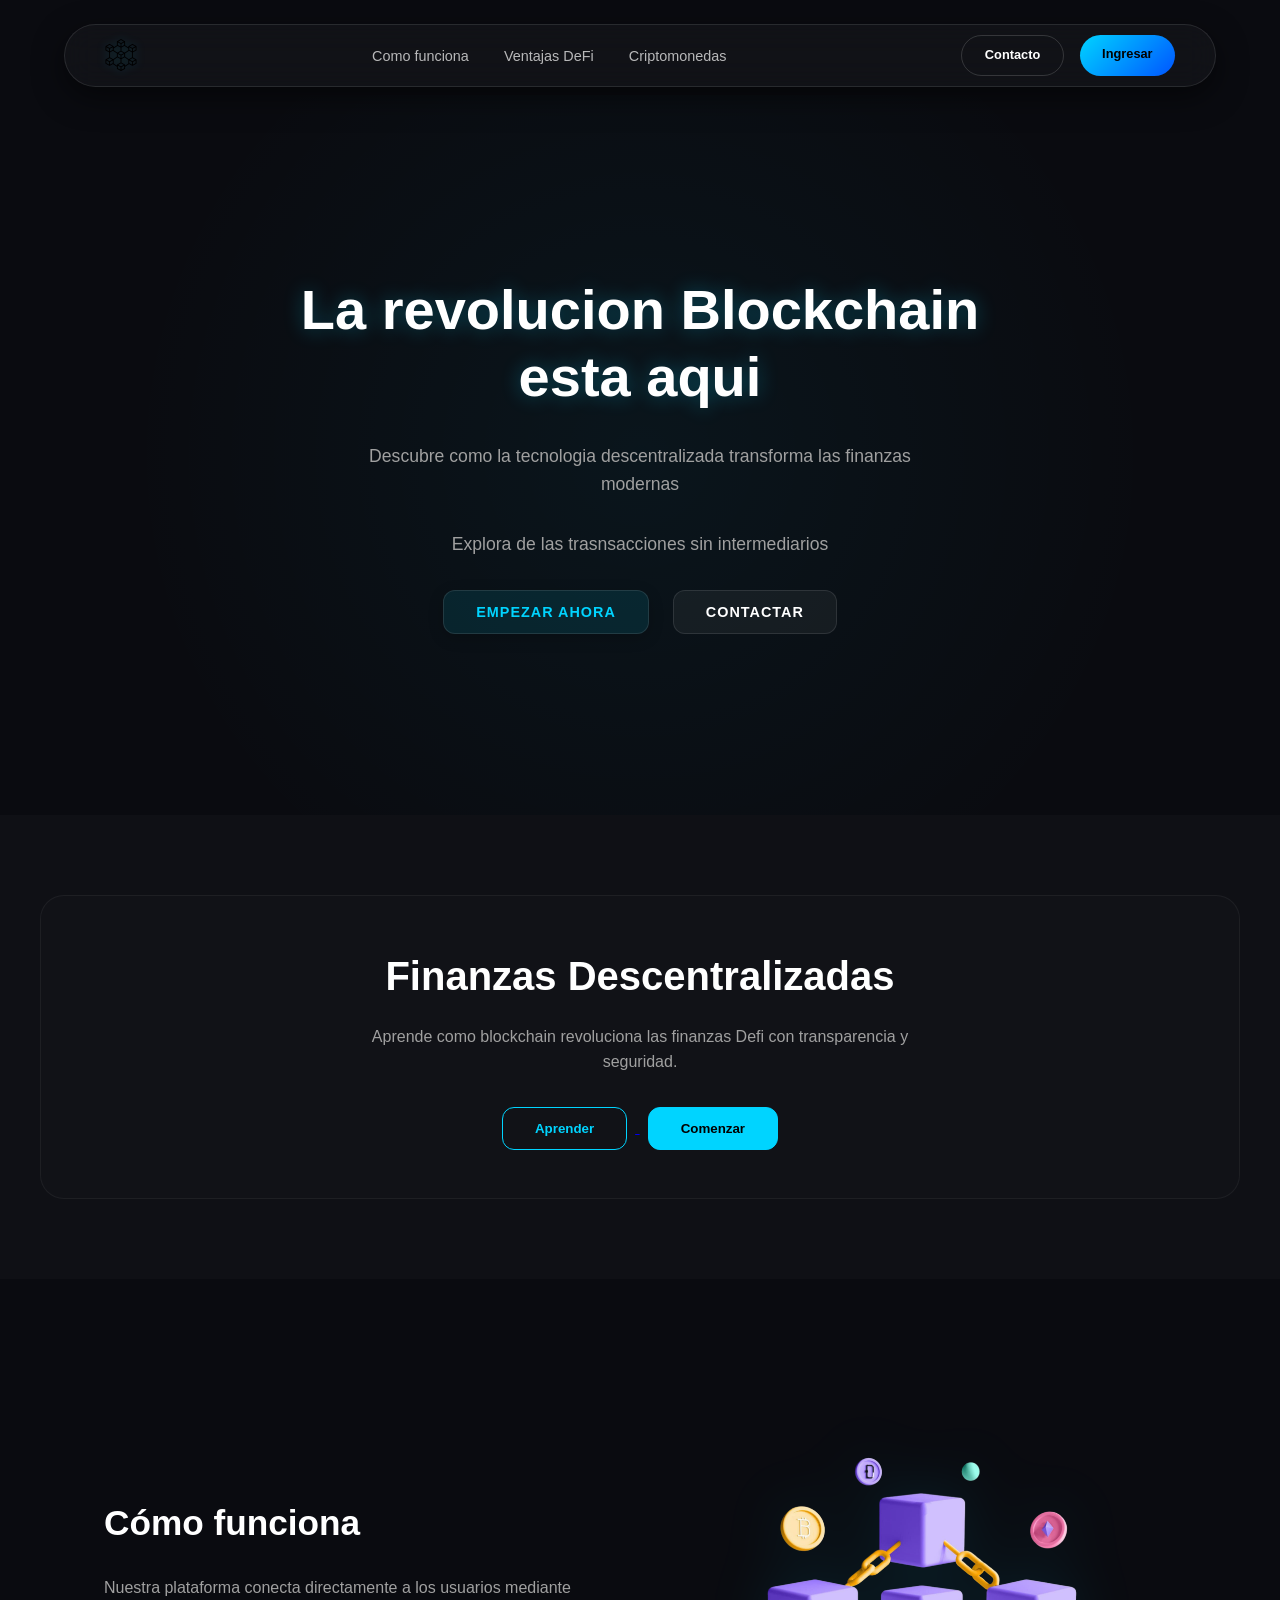
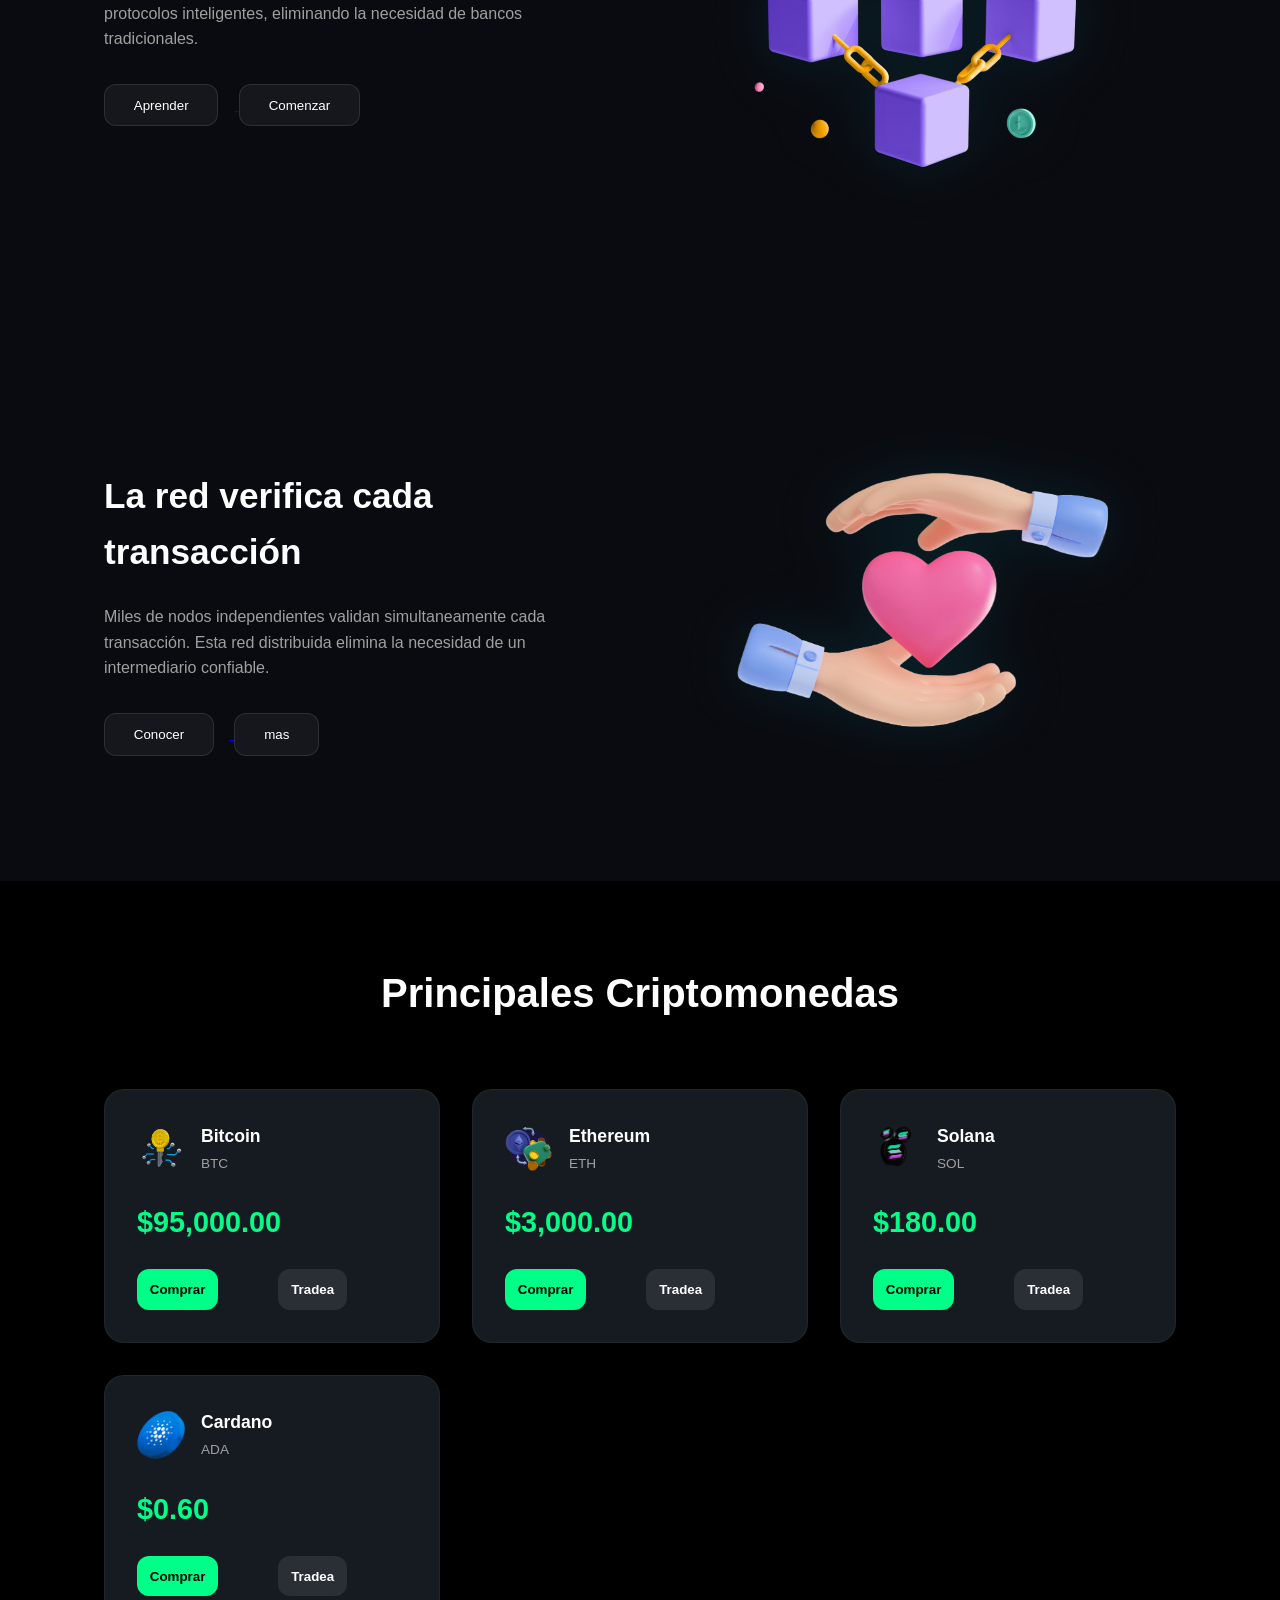
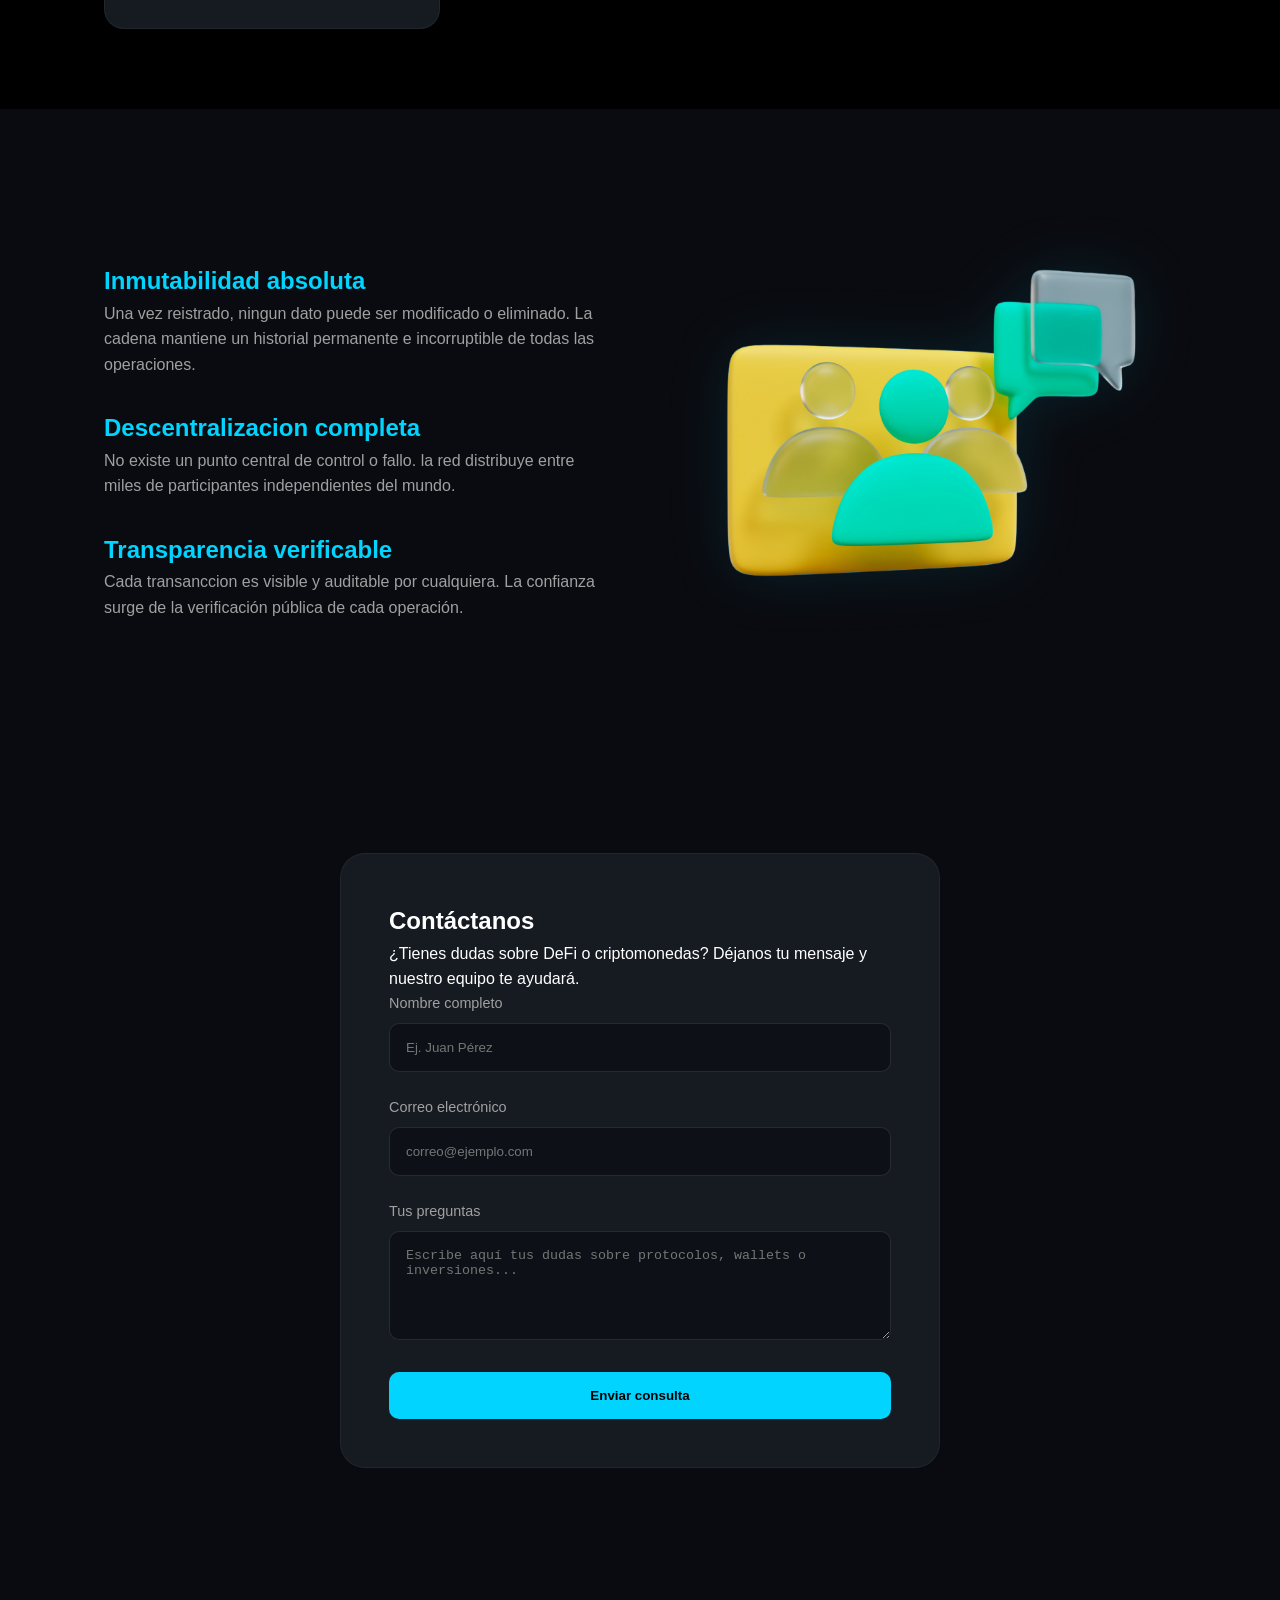
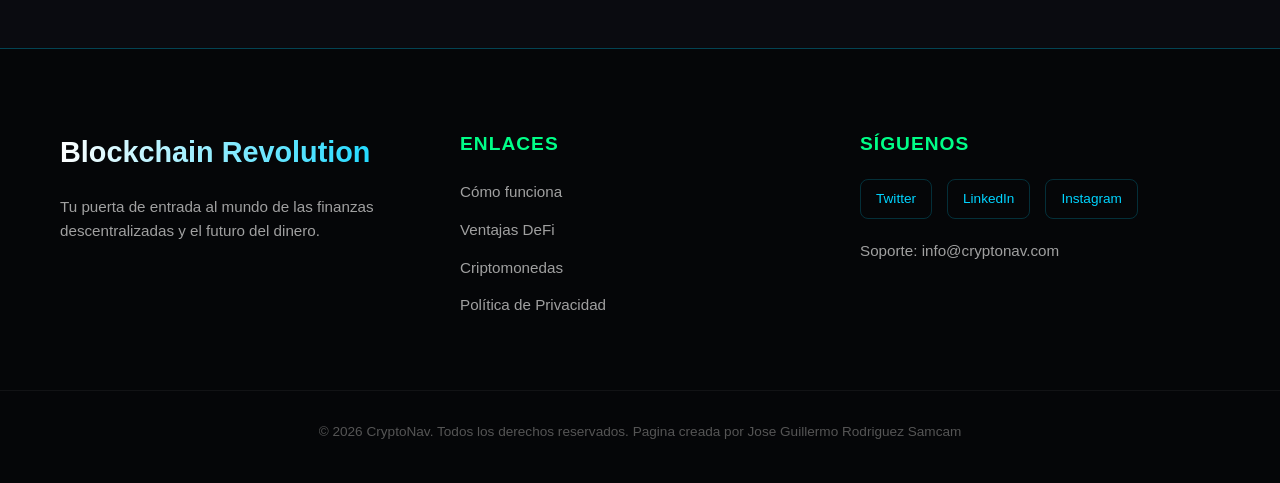
<file: index.html>
<!DOCTYPE html>
<html lang="es">
<head>
    <meta charset="UTF-8">
    <meta name="viewport" content="width=device-width, initial-scale=1.0">
    <title>Blockchain Revolution</title>
    <link rel="icon" type="image/png" href="/images/favicon/favicon-96x96.png" sizes="96x96" />
    <link rel="icon" type="image/svg+xml" href="/images/favicon/favicon.svg" />
    <link rel="shortcut icon" href="/images/favicon/favicon.ico" />
    <link rel="apple-touch-icon" sizes="180x180" href="/images/favicon/apple-touch-icon.png" />
    <meta name="apple-mobile-web-app-title" content="MyWebSite" />
    <link rel="manifest" href="/images/favicon/site.webmanifest" />
    <link rel="stylesheet" href="/CSS/stylesheet.css">
</head>

<body>
    <nav class="navbar">
        <div class="navbar__logo">
            <img src="images/blockchain_2152349.png" alt="navbar-logo">
        </div>

        <ul class="navbar__links">
            <li class="navbar__item"><a href="/Pages/Como-funciona.html" class="navbar__link">Como funciona</a></li>
            <li class="navbar__item"><a href="/Pages/Ventajas-defi.html" class="navbar__link">Ventajas DeFi</a></li>
            <li class="navbar__item"><a href="/Pages/Criptomonedas.html" class="navbar__link">Criptomonedas</a></li>
        </ul>
        <div class="navbar__actions">
            <a href="#contacto" class="navbar__button navbar__button--contact">Contacto</a>
            <a href="https://accounts.binance.com/es/login?loginChannel=&return_to=" class="navbar__button navbar__button--login">Ingresar</a>
        </div>
    </nav>

    <section class="hero">
        <div class="hero__background">
            <div class="hero__content">
                <h1 class="hero__title">La revolucion Blockchain esta aqui</h1>
                <p class="hero__text">Descubre como la tecnologia descentralizada transforma las finanzas modernas</p>
                <p class="hero__text">Explora de las trasnsacciones sin intermediarios</p>
                <div class="hero__buttons">
                    <a href="https://accounts.binance.com/es/register?registerChannel=&return_to=">
                        <button type="button" class="hero__btn hero__btn--explore">Empezar ahora</button>
                    </a>
                    <a href="#contacto">
                        <button type="button" class="hero__btn hero__btn--contact">Contactar</button>
                    </a>
                </div>
            </div>
        </div>
    </section>

    <section class="info-section">
        <div class="info-section__container">
            <div class="info-section__content">
                <h1 class="info-section__title">Finanzas Descentralizadas</h1>
                <p class="info-section__description"> Aprende como blockchain revoluciona las finanzas Defi con transparencia y seguridad.</p>
                <a href="https://www.binance.com/es/academy/learn-and-earn">
                    <button type="button" class="info-section__btn info-section__btn--learn">Aprender</button>
                </a>
                <a href="https://accounts.binance.com/es/register?registerChannel=&return_to=">
                    <button type="button" class="info-section__btn info-section__btn--start">Comenzar</button>
                </a>
            </div>
        </div>
    </section>

    <main class="main-content">
        <section class="row-section">
            <div class="row-section__wrapper">
                <div class="row-section__text-column">
                    <h1 class="row-section__title">Cómo funciona</h1>
                    <p class="row-section__description">Nuestra plataforma conecta directamente a los usuarios mediante protocolos inteligentes, eliminando la necesidad de bancos tradicionales.</p>
                    <a href="https://www.youtube.com/watch?v=r3AE2iKrHwM">
                        <button type="button" class="row-section__btn row-section__btn--learn">Aprender</button>
                    </a>
                    <a href="https://accounts.binance.com/es/register?registerChannel=&return_to=">
                        <button type="button" class="row-section__btn row-section__btn--start">Comenzar</button>
                    </a>
                </div>
                <div class="row-section__image-column">
                    <img src="images/icono-3d-nft-cadena.png" alt="Ilustración de funcionamiento" class="row-section__img">
                </div>
            </div>
        </section>

        <section class="row-section">
            <div class="row-section__wrapper">
                <div class="row-section__text-column">
                    <h1 class="row-section__title">La red verifica cada transacción</h1>
                    <p class="row-section__description">Miles de nodos independientes validan simultaneamente cada transacción. Esta red distribuida elimina la necesidad de un intermediario confiable.</p>
                    <a href="https://www.youtube.com/watch?v=2JkzHbDLyZg">
                        <button type="button" class="row-section__btn row-section__btn--know">Conocer</button>
                    </a>
                    <a href="https://accounts.binance.com/es/register?registerChannel=&return_to=">
                        <button type="button" class="row-section__btn row-section__btn--more">mas</button>
                    </a>
                </div>

                <div class="row-section__image-column">
                    <img src="images/bg-093abe30-93dd-4ba0-932f-c2fe7b862edc.png" alt="Illustracion confiable" class="row-section__img">
                </div>
            </div>
        </section>

        <section class="crypto-section">
            <div class="crypto-section__carousel-container">
                <h2 class="crypto-section__title">Principales Criptomonedas</h2>

                <div class="crypto-carousel">
                    <div class="crypto-carousel__track">

                        <div class="crypto-card">
                            <div class="crypto-card__header">
                                <img src="images/bitcoin.png" alt="bitcoin" class="crypto-card__icon">
                                <div class="crypto-card__info">
                                    <span class="crypto-card__name">Bitcoin</span>
                                    <span class="crypto-card__symbol">BTC</span>
                                </div>
                            </div>
                            <div class="crypto-card__price">$95,000.00</div>
                            <div class="crypto-card__actions">
                                <a href="https://www.binance.com/es/crypto/buy/USD/BTC">
                                    <button class="crypto-card__btn crypto-card__btn--buy">Comprar</button>
                                </a>
                                <a href="https://www.binance.com/es/trade/BTC_USDT?type=spot">
                                    <button class="crypto-card__btn crypto-card__btn--trade">Tradea</button>
                                </a>
                            </div>
                        </div>

                        <div class="crypto-card">
                            <div class="crypto-card__header">
                                <img src="images/Etherium.png" alt="Etherium" class="crypto-card__icon">
                                <div class="crypto-card__info">
                                    <span class="crypto-card__name">Ethereum</span>
                                    <span class="crypto-card__symbol">ETH</span>
                                </div>
                            </div>
                            <div class="crypto-card__price">$3,000.00</div>
                            <div class="crypto-card__actions">
                                <a href="https://www.binance.com/es/crypto/buy/USD/ETH">
                                    <button class="crypto-card__btn crypto-card__btn--buy">Comprar</button>
                                </a>
                                <a href="https://www.binance.com/es/trade/ETH_USDT?type=spot">
                                <button class="crypto-card__btn crypto-card__btn--trade">Tradea</button>
                                </a>
                            </div>
                        </div>

                        <div class="crypto-card">
                            <div class="crypto-card__header">
                                <img src="images/sol-quotation.webp" alt="Solana" class="crypto-card__icon">
                                <div class="crypto-card__info">
                                    <span class="crypto-card__name">Solana</span>
                                    <span class="crypto-card__symbol">SOL</span>
                                </div>
                            </div>
                            <div class="crypto-card__price">$180.00</div>
                            <div class="crypto-card__actions">
                                <a href="https://www.binance.com/es/crypto/buy/USD/SOL">
                                    <button class="crypto-card__btn crypto-card__btn--buy">Comprar</button>
                                </a>
                                <a href="https://www.binance.com/es/trade/SOL_USDT?type=spot">
                                    <button class="crypto-card__btn crypto-card__btn--trade">Tradea</button>
                                </a>
                            </div>
                        </div>

                        <div class="crypto-card">
                            <div class="crypto-card__header">
                                <img src="images/cardano.png" alt="cardano" class="crypto-card__icon">
                                <div class="crypto-card__info">
                                    <span class="crypto-card__name">Cardano</span>
                                    <span class="crypto-card__symbol">ADA</span>
                                </div>
                            </div>
                            <div class="crypto-card__price">$0.60</div>
                            <div class="crypto-card__actions">
                                <a href="https://www.binance.com/es/crypto/buy/USD/ADA">
                                    <button class="crypto-card__btn crypto-card__btn--buy">Comprar</button>
                                </a>
                                <a href="https://www.binance.com/es/trade/ADA_USDT?type=spot">
                                    <button class="crypto-card__btn crypto-card__btn--trade">Tradea</button>
                                </a>
                            </div>
                        </div>

                    </div>
                </div>
            </div>
        </section>

        <section class="row-section row-section--reversed">
            <div class="row-section__wrapper">
                <div class="row-section__image-column">
                    <img src="images/huddle.png" alt="Ilustracion de comunidad" class="row-section__img">
                </div>
                <div class="row-section__text-column">
                    <h2 class="row-section__subtitle">Inmutabilidad absoluta</h2>
                    <p class="row-section__description">Una vez reistrado, ningun dato puede ser modificado o eliminado. La cadena mantiene un historial permanente e incorruptible de todas las operaciones.</p>
                    <h2 class="row-section__subtitle">Descentralizacion completa</h2>
                    <p class="row-section__description">No existe un punto central de control o fallo. la red distribuye entre miles de participantes independientes del mundo.</p>
                    <h2 class="row-section__subtitle">Transparencia verificable</h2>
                    <p class="row-section__description">Cada transanccion es visible y auditable por cualquiera. La confianza surge de la verificación pública de cada operación.</p>
                </div>
            </div>
        </section>

        <section class="contact-section" id="contacto">
            <div class="contact-section__container">
                <h1 class="contact-section__title">Contáctanos</h1>
                <p class="contact-section__description">¿Tienes dudas sobre DeFi o criptomonedas? Déjanos tu mensaje y nuestro equipo te ayudará.</p>

                <form action="#" method="POST" class="contact-form">
                    <div class="contact-form__group">
                        <label for="nombre" class="contact-form__label">Nombre completo</label>
                        <input type="text" id="nombre" name="nombre" placeholder="Ej. Juan Pérez" class="contact-form__input" required>
                    </div>

                    <div class="contact-form__group">
                        <label for="email" class="contact-form__label">Correo electrónico</label>
                        <input type="email" id="email" name="email" placeholder="correo@ejemplo.com" class="contact-form__input" required>
                    </div>

                    <div class="contact-form__group">
                        <label for="mensaje" class="contact-form__label">Tus preguntas</label>
                        <textarea id="mensaje" name="mensaje" rows="5" placeholder="Escribe aquí tus dudas sobre protocolos, wallets o inversiones..." class="contact-form__textarea" required></textarea>
                    </div>

                    <button type="submit" class="contact-form__btn">Enviar consulta</button>
                </form>
            </div>
        </section>
    </main>

    <footer class="footer">
        <div class="footer__container">
            <div class="footer__column">
                <h3 class="footer__title">Blockchain Revolution</h3>
                <p class="footer__text">Tu puerta de entrada al mundo de las finanzas descentralizadas y el futuro del dinero.</p>
            </div>

            <div class="footer__column">
                <h4 class="footer__subtitle">Enlaces</h4>
                <ul class="footer__list">
                    <li class="footer__item"><a href="#como-funciona" class="footer__link">Cómo funciona</a></li>
                    <li class="footer__item"><a href="#ventajas-defi" class="footer__link">Ventajas DeFi</a></li>
                    <li class="footer__item"><a href="#criptomonedas" class="footer__link">Criptomonedas</a></li>
                    <li class="footer__item"><a href="/privacidad" class="footer__link">Política de Privacidad</a></li>
                </ul>
            </div>

            <div class="footer__column">
                <h4 class="footer__subtitle">Síguenos</h4>
                <div class="footer__social">
                    <a href="https://twitter.com" target="_blank" class="footer__social-link">Twitter</a>
                    <a href="https://linkedin.com" target="_blank" class="footer__social-link">LinkedIn</a>
                    <a href="https://instagram.com" target="_blank" class="footer__social-link">Instagram</a>
                </div>
                <p class="footer__contact-info">Soporte: info@cryptonav.com</p>
            </div>
        </div>

        <div class="footer__bottom">
            <p class="footer__copy">&copy; 2026 CryptoNav. Todos los derechos reservados. Pagina creada por Jose Guillermo Rodriguez Samcam</p>
        </div>
    </footer>
</body>
</html>
</file>
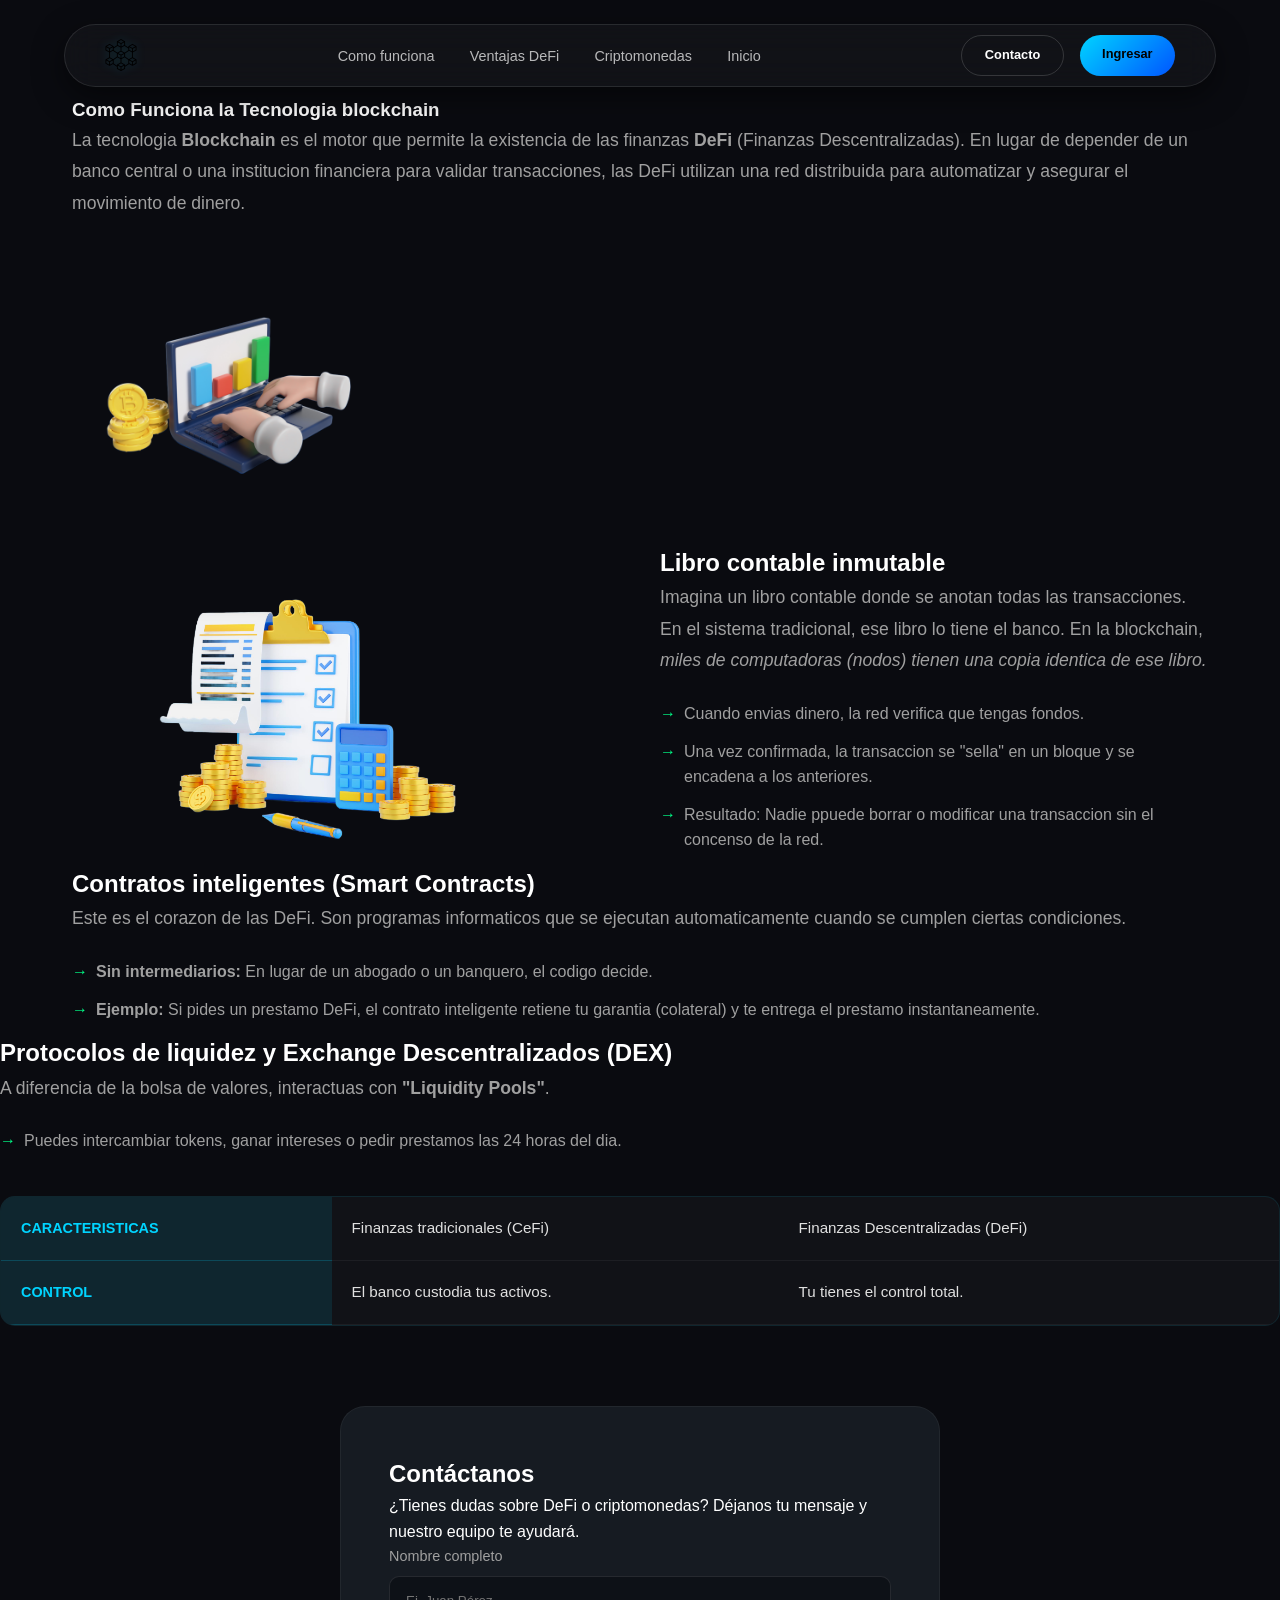
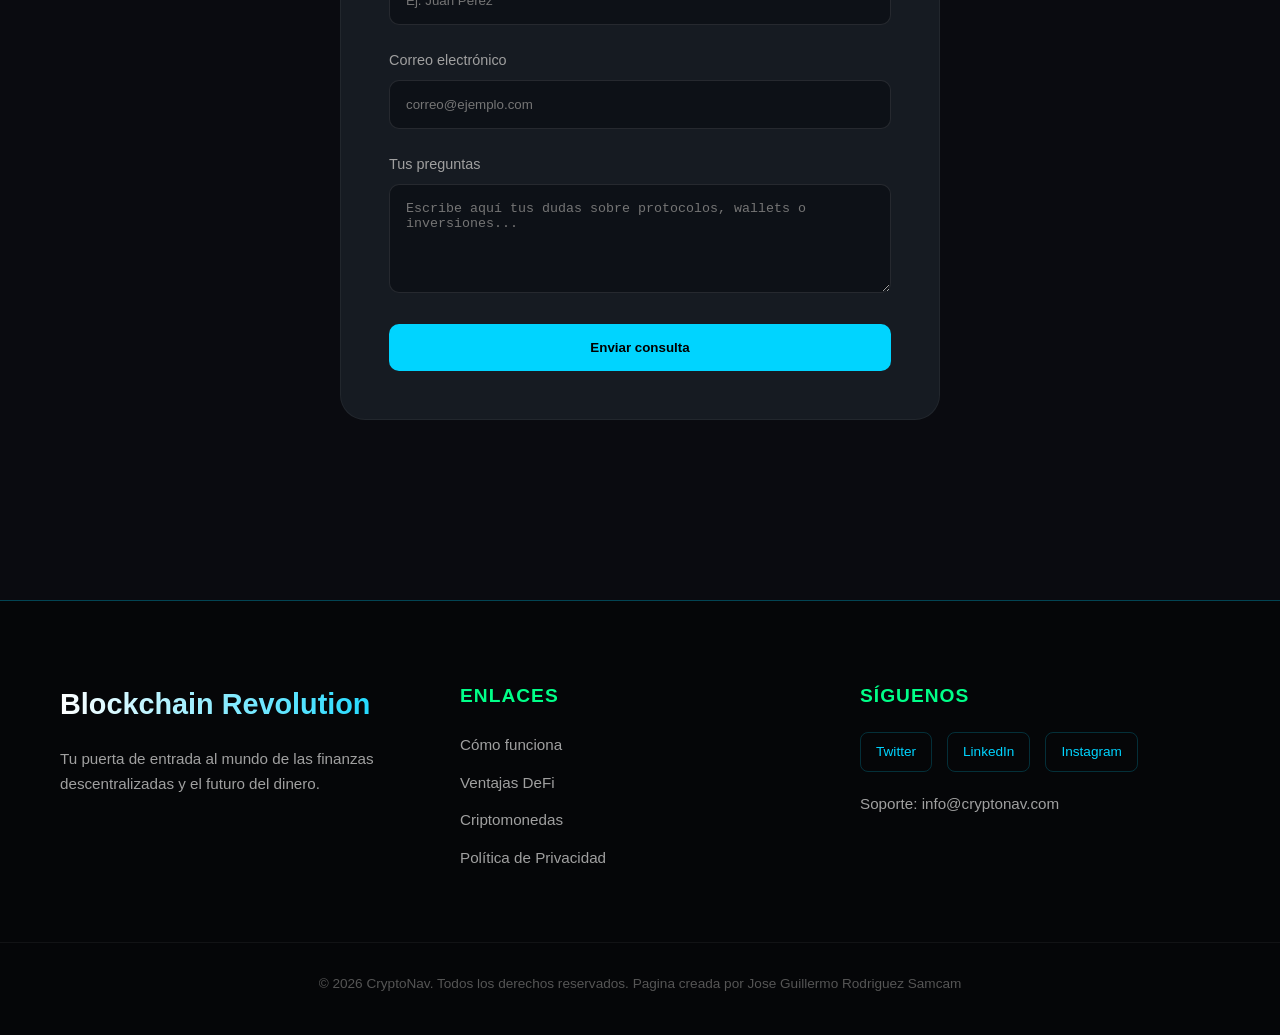
<file: Pages/Como-funciona.html>
<!DOCTYPE html>
<html lang="es">
<head>
    <meta charset="UTF-8">
    <meta name="viewport" content="width=device-width, initial-scale=1.0">
    <title>Blockchain Revolution</title>
    <link rel="icon" type="image/png" href="/images/favicon/favicon-96x96.png" sizes="96x96" />
    <link rel="icon" type="image/svg+xml" href="/images/favicon/favicon.svg" />
    <link rel="shortcut icon" href="/images/favicon/favicon.ico" />
    <link rel="apple-touch-icon" sizes="180x180" href="/images/favicon/apple-touch-icon.png" />
    <meta name="apple-mobile-web-app-title" content="MyWebSite" />
    <link rel="manifest" href="/images/favicon/site.webmanifest" />
    <link rel="stylesheet" href="/CSS/stylesheet.css">

</head>

<body>
        <nav class="navbar">
        <div class="navbar__logo">
            <a href="/index.html">
                <img src="/images/blockchain_2152349.png" alt="navbar-logo">
            </a>
        </div>

        <ul class="navbar__links">
            <li class="navbar__item"><a href="/Pages/Como-funciona.html" class="navbar__link">Como funciona</a></li>
            <li class="navbar__item"><a href="/Pages/Ventajas-defi.html" class="navbar__link">Ventajas DeFi</a></li>
            <li class="navbar__item"><a href="/Pages/Criptomonedas.html" class="navbar__link">Criptomonedas</a></li>
            <li class="navbar__item"><a href="/index.html" class="navbar__link">Inicio</a></li>
        </ul>
        <div class="navbar__actions">
            <a href="#contacto" class="navbar__button navbar__button--contact">Contacto</a>
            <a href="https://accounts.binance.com/es/login?loginChannel=&return_to=" class="navbar__button navbar__button--login">Ingresar</a>
        </div>
    </nav>
</head>
<body>

    <main class="main">
        <article class="edu-article">
            <section class="edu-section">
                <div class="edu-section__wrapper">
                    <div class="edu-section__text-column">
                        <h1 class="edu-section__title">Como Funciona la Tecnologia blockchain</h1>
                        <p class="edu-section__description">
                            La tecnologia <strong>Blockchain</strong> es el motor que permite la existencia de las finanzas 
                            <strong>DeFi</strong> (Finanzas Descentralizadas). En lugar de depender de un banco central o una 
                            institucion financiera para validar transacciones, las DeFi utilizan una red distribuida para 
                            automatizar y asegurar el movimiento de dinero.
                        </p>
                    </div>
                </div>
                <div class="edu-section__image-column">
                    <img src="/images/Defi.png" alt="Representacion de finanzas DeFi" class="edu-section__img">
                </div>
            </section>
    
            <section class="edu-section">
                <div class="edu-section__wrapper">
                    <div class="edu-section__text-column">
                        <h2 class="edu-section__subtitle">Libro contable inmutable</h2>
                        <div class="edu-section__content">
                            <p class="edu-section__description">
                                Imagina un libro contable donde se anotan todas las transacciones. En el sistema tradicional, 
                                ese libro lo tiene el banco. En la blockchain, <em> miles de computadoras (nodos) tienen una 
                                copia identica de ese libro.</em><br>
    
                                <ul class="edu-section__list">
                                    <li class="edu-section__list-item">
                                        Cuando envias dinero, la red verifica que tengas fondos.
                                    </li>
                                    <li class="edu-section__list-item">
                                        Una vez confirmada, la transaccion se "sella" en un bloque y se encadena a los anteriores.
                                    </li>
                                    <li class="edu-section__list-item">
                                        Resultado: Nadie ppuede borrar o modificar una transaccion sin el concenso de la red.
                                    </li>
                                </ul>
                            </p>
                        </div>
                    </div>
                    <div class="edu-section__image-column">
                        <img src="/images/Libro contable.png" alt="Libro contable inmutable." class="edu-section__img">
                    </div>
                </div>
            </section>
    
            <section class="edu-section">
                <div class="edu-section__wrapper">
                    <div class="edu-section__text-column">
                        <h2 class="edu-section__subtitle">Contratos inteligentes (Smart Contracts)</h2>
                        <p class="edu-section__description">
                            Este es el corazon de las DeFi. Son programas informaticos que se ejecutan automaticamente 
                            cuando se cumplen ciertas condiciones.
                        </p>
                        <ul class="edu-section__list">
                            <li class="edu-section__list-item">
                                <strong>Sin intermediarios:</strong> En lugar de un abogado o un banquero, el codigo decide.
                            </li>
                            <li class="edu-section__list-item">
                                <strong>Ejemplo:</strong> Si pides un prestamo DeFi, el contrato inteligente retiene tu 
                                garantia (colateral) y te entrega el prestamo instantaneamente.
                            </li>
                        </ul>
                    </div>
                </div>
            </section>
    
            <section class="edu-section">
                <div class="edu-section__text-column">
                    <h2 class="edu-section__subtitle">Protocolos de liquidez y Exchange Descentralizados (DEX)</h2>
                    <p class="edu-section__description">
                        A diferencia de la bolsa de valores, interactuas con <strong>"Liquidity Pools"</strong>.
                    </p>
                    <ul class="edu-section__list">
                        <li class="edu-section__list-item">
                            Puedes intercambiar tokens, ganar intereses o pedir prestamos las 24 horas del dia.
                        </li>
                    </ul>
    
                    <table class="comparison-table">
                        <tr class="comparison-table__row">
                            <th class="comparison-table__header">Caracteristicas</th>
                            <td class="comparison-table__cell">Finanzas tradicionales (CeFi)</td>
                            <td class="comparison-table__cell">Finanzas Descentralizadas (DeFi)</td>
                        </tr>
                        <tr class="comparison-table__row">
                            <th class="comparison-table__header">control</th>
                            <td class="comparison-table__cell">El banco custodia tus activos.</td>
                            <td class="comparison-table__cell">Tu tienes el control total.</td>
                        </tr>
                    </table>
                </div>
            </section>
        </article>
    </main>

    <section class="contact-section" id="contacto">
        <div class="contact-section__container">
            <h1 class="contact-section__title">Contáctanos</h1>
            <p class="contact-section__description">¿Tienes dudas sobre DeFi o criptomonedas? Déjanos tu mensaje y nuestro equipo te ayudará.</p>

            <form action="#" method="POST" class="contact-form">
                <div class="contact-form__group">
                    <label for="nombre" class="contact-form__label">Nombre completo</label>
                    <input type="text" id="nombre" name="nombre" placeholder="Ej. Juan Pérez" class="contact-form__input" required>
                </div>

                <div class="contact-form__group">
                    <label for="email" class="contact-form__label">Correo electrónico</label>
                    <input type="email" id="email" name="email" placeholder="correo@ejemplo.com" class="contact-form__input" required>
                </div>

                <div class="contact-form__group">
                    <label for="mensaje" class="contact-form__label">Tus preguntas</label>
                    <textarea id="mensaje" name="mensaje" rows="5" placeholder="Escribe aquí tus dudas sobre protocolos, wallets o inversiones..." class="contact-form__textarea" required></textarea>
                </div>

                <button type="submit" class="contact-form__btn">Enviar consulta</button>
            </form>
        </div>
    </section>
    
    <footer class="footer">
        <div class="footer__container">
            <div class="footer__column">
                <h3 class="footer__title">Blockchain Revolution</h3>
                <p class="footer__text">Tu puerta de entrada al mundo de las finanzas descentralizadas y el futuro del dinero.</p>
            </div>

            <div class="footer__column">
                <h4 class="footer__subtitle">Enlaces</h4>
                <ul class="footer__list">
                    <li class="footer__item"><a href="#como-funciona" class="footer__link">Cómo funciona</a></li>
                    <li class="footer__item"><a href="#ventajas-defi" class="footer__link">Ventajas DeFi</a></li>
                    <li class="footer__item"><a href="#criptomonedas" class="footer__link">Criptomonedas</a></li>
                    <li class="footer__item"><a href="/privacidad" class="footer__link">Política de Privacidad</a></li>
                </ul>
            </div>

            <div class="footer__column">
                <h4 class="footer__subtitle">Síguenos</h4>
                <div class="footer__social">
                    <a href="https://twitter.com" target="_blank" class="footer__social-link">Twitter</a>
                    <a href="https://linkedin.com" target="_blank" class="footer__social-link">LinkedIn</a>
                    <a href="https://instagram.com" target="_blank" class="footer__social-link">Instagram</a>
                </div>
                <p class="footer__contact-info">Soporte: info@cryptonav.com</p>
            </div>
        </div>

        <div class="footer__bottom">
            <p class="footer__copy">&copy; 2026 CryptoNav. Todos los derechos reservados. Pagina creada por Jose Guillermo Rodriguez Samcam</p>
        </div>
    </footer>
</body>
</html>
</file>
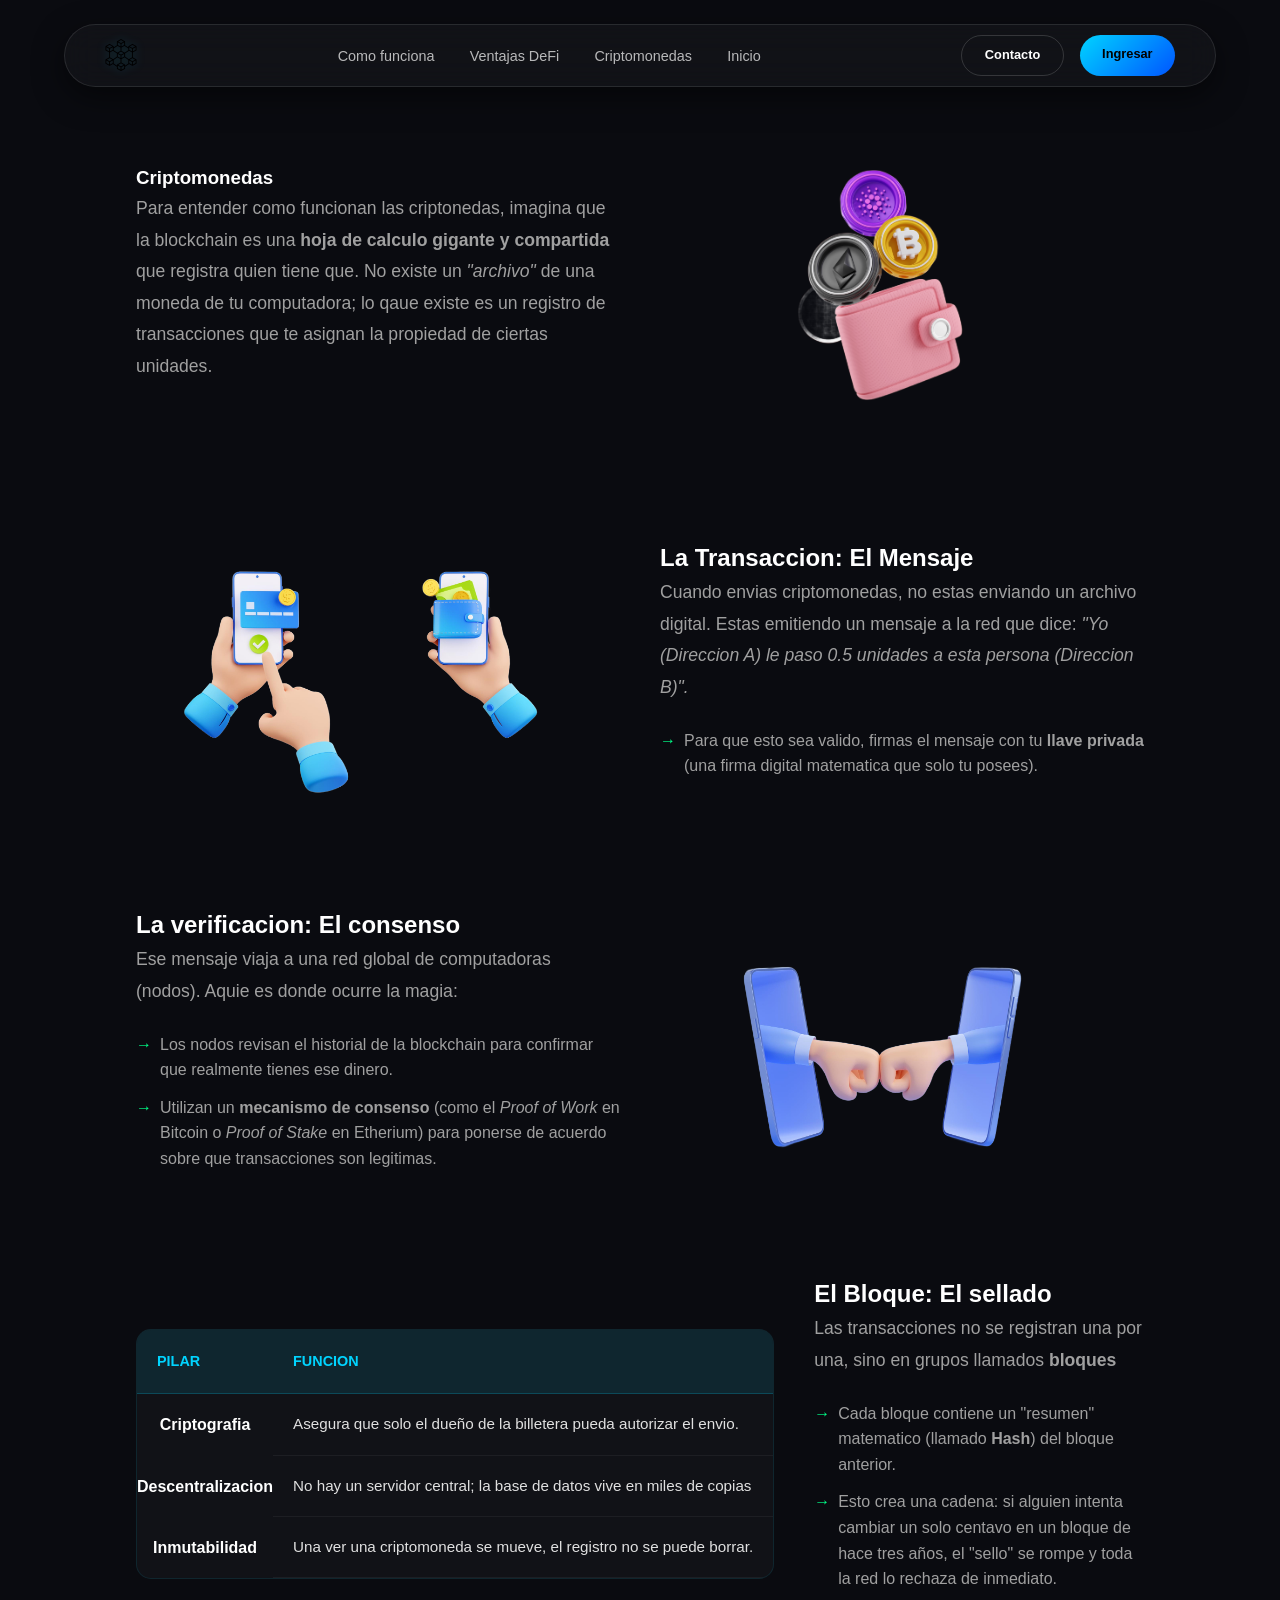
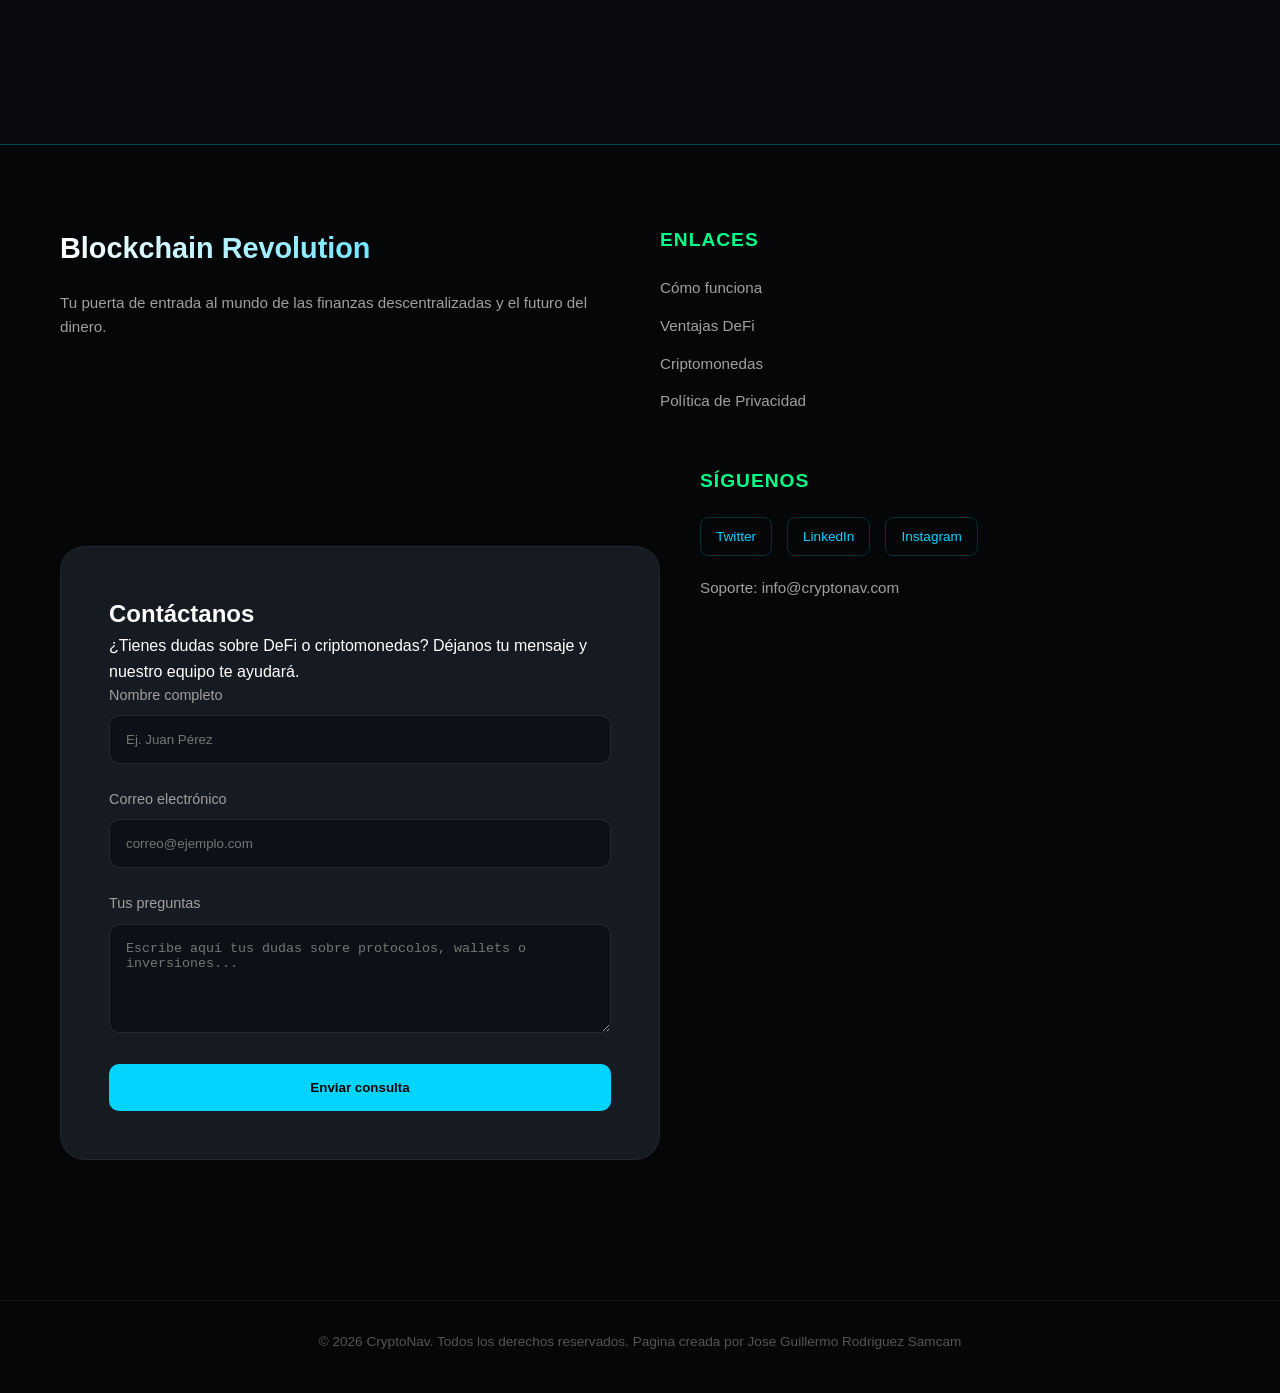
<file: Pages/Criptomonedas.html>
<!DOCTYPE html>
<html lang="es">
<head>
    <meta charset="UTF-8">
    <meta name="viewport" content="width=device-width, initial-scale=1.0">
    <title>Blockchain Revolution</title>
    <link rel="icon" type="image/png" href="/images/favicon/favicon-96x96.png" sizes="96x96" />
    <link rel="icon" type="image/svg+xml" href="/images/favicon/favicon.svg" />
    <link rel="shortcut icon" href="/images/favicon/favicon.ico" />
    <link rel="apple-touch-icon" sizes="180x180" href="/images/favicon/apple-touch-icon.png" />
    <meta name="apple-mobile-web-app-title" content="MyWebSite" />
    <link rel="manifest" href="/images/favicon/site.webmanifest" />
    <link rel="stylesheet" href="/CSS/stylesheet.css">
</head>

<body>
      <nav class="navbar">
        <div class="navbar__logo">
            <a href="/index.html">
                <img src="/images/blockchain_2152349.png" alt="navbar-logo">
            </a>
        </div>

        <ul class="navbar__links">
            <li class="navbar__item"><a href="/Pages/Como-funciona.html" class="navbar__link">Como funciona</a></li>
            <li class="navbar__item"><a href="/Pages/Ventajas-defi.html" class="navbar__link">Ventajas DeFi</a></li>
            <li class="navbar__item"><a href="/Pages/Criptomonedas.html" class="navbar__link">Criptomonedas</a></li>
            <li class="navbar__item"><a href="/index.html" class="navbar__link">Inicio</a></li>
        </ul>
        <div class="navbar__actions">
            <a href="#contacto" class="navbar__button navbar__button--contact">Contacto</a>
            <a href="https://accounts.binance.com/es/login?loginChannel=&return_to=" class="navbar__button navbar__button--login">Ingresar</a>
        </div>
    </nav>
<body>
    <main class="main-content">
        <article class="article-container">
            <section class="edu-section">
                <div class="edu-section__wrapper">
                    <div class="edu-section__text-column">
                        <h1 class="edu-section__title">Criptomonedas</h1>
                        <p class="edu-section__description">
                            Para entender como funcionan las criptonedas, imagina que la blockchain es una <strong>hoja de calculo gigante y compartida</strong> que registra quien tiene que. No existe un <em>"archivo"</em> de una moneda de tu computadora; lo qaue existe es un registro de transacciones que te asignan la propiedad de ciertas unidades.
                        </p>
                    </div>
                    <div class="edu-section__image-column">
                        <img src="/images/Criptomonedas.png" alt="criptomonedas" class="edu-section__img">
                    </div>
                </div>
            </section>

            <section class="edu-section">
                <div class="edu-section__wrapper">
                    <div class="edu-section__text-column">
                        <h2 class="edu-section__subtitle">La Transaccion: El Mensaje</h2>
                        <p class="edu-section__description">
                            Cuando envias criptomonedas, no estas enviando un archivo digital. Estas emitiendo un mensaje a la red que dice: <em>"Yo (Direccion A) le paso 0.5 unidades a esta persona (Direccion B)".</em>
                        </p>
                        <ul class="edu-section__list">
                            <li class="edu-section__list-item">
                                Para que esto sea valido, firmas el mensaje con tu <strong>llave privada</strong> (una firma digital matematica que solo tu posees).
                            </li>
                        </ul>
                    </div>
                    <div class="edu-section__image-column">
                        <img src="/images/Transaccion.png" alt="Transaccion" class="edu-section__img">
                    </div>
                </div>
            </section>

            <section class="edu-section">
                <div class="edu-section__wrapper">
                    <div class="edu-section__text-column">
                        <h2 class="edu-section__subtitle">La verificacion: El consenso</h2>
                        <p class="edu-section__description">
                            Ese mensaje viaja a una red global de computadoras (nodos). Aquie es donde ocurre la magia:
                        </p>
                        <ul class="edu-section__list">
                            <li class="edu-section__list-item">
                                Los nodos revisan el historial de la blockchain para confirmar que realmente tienes ese dinero.
                            </li>
                            <li class="edu-section__list-item">
                                Utilizan un <strong>mecanismo de consenso</strong> (como el <em>Proof of Work</em> en Bitcoin o <em>Proof of Stake</em> en Etherium) para ponerse de acuerdo sobre que transacciones son legitimas.
                            </li>
                        </ul>
                    </div>
                    <div class="edu-section__image-column">
                        <img src="/images/Consenso.png" alt="concenso" class="edu-section__img">
                    </div>
                </div>
            </section>

            <section class="edu-section">
                <div class="edu-section__wrapper">
                    <div class="edu-section__text-column">
                        <h2 class="edu-section__subtitle">El Bloque: El sellado</h2>
                        <p class="edu-section__description">
                            Las transacciones no se registran una por una, sino en grupos llamados <strong>bloques</strong>
                        </p>
                        <ul class="edu-section__list">
                            <li class="edu-section__list-item">
                                Cada bloque contiene un "resumen" matematico (llamado <strong>Hash</strong>) del bloque anterior.
                            </li>
                            <li class="edu-section__list-item">
                                Esto crea una cadena: si alguien intenta cambiar un solo centavo en un bloque de hace tres años, el "sello" se rompe y toda la red lo rechaza de inmediato.
                            </li>
                        </ul>
                    </div>
                    <div class="edu-section__table-container">
                     <table class="comparison-table">
                        <tr class="comparison-table__row">
                            <th class="comparison-table__header">Pilar</th>
                            <th class="comparison-table__header">Funcion</th>
                        </tr>

                        <tr class="comparison-table__row">
                            <th class="comparison-table__cell-header">Criptografia</th>
                            <td class="comparison-table__cell">Asegura que solo el dueño de la billetera pueda autorizar el envio.</td>
                            
                        </tr>

                        <tr class="comparison-table__row">
                            <th class="comparison-table__cell-header">Descentralizacion</th>
                            <td class="comparison-table__cell">No hay un servidor central; la base de datos vive en miles de copias</td>

                        </tr>

                        <tr class="comparison-table__row">
                            <th class="comparison-table__cell-header">Inmutabilidad</th>
                            <td class="comparison-table__cell">Una ver una criptomoneda se mueve, el registro no se puede borrar.</td>
                            
                        </tr>
                        </table>
                </div>
            </section>
        </article>
    </main>
</body>

<footer class="footer">
    <div class="footer__container">
        <div class="footer__column">
            <h3 class="footer__title">Blockchain Revolution</h3>
            <p class="footer__text">Tu puerta de entrada al mundo de las finanzas descentralizadas y el futuro del dinero.</p>
        </div>

        <div class="footer__column">
            <h4 class="footer__subtitle">Enlaces</h4>
            <ul class="footer__list">
                <li class="footer__item"><a href="#como-funciona" class="footer__link">Cómo funciona</a></li>
                <li class="footer__item"><a href="#ventajas-defi" class="footer__link">Ventajas DeFi</a></li>
                <li class="footer__item"><a href="#criptomonedas" class="footer__link">Criptomonedas</a></li>
                <li class="footer__item"><a href="/privacidad" class="footer__link">Política de Privacidad</a></li>
            </ul>
        </div>

        <section class="contact-section" id="contacto">
            <div class="contact-section__container">
                <h1 class="contact-section__title">Contáctanos</h1>
                <p class="contact-section__description">¿Tienes dudas sobre DeFi o criptomonedas? Déjanos tu mensaje y nuestro equipo te ayudará.</p>

                <form action="#" method="POST" class="contact-form">
                    <div class="contact-form__group">
                        <label for="nombre" class="contact-form__label">Nombre completo</label>
                        <input type="text" id="nombre" name="nombre" placeholder="Ej. Juan Pérez" class="contact-form__input" required>
                    </div>

                    <div class="contact-form__group">
                        <label for="email" class="contact-form__label">Correo electrónico</label>
                        <input type="email" id="email" name="email" placeholder="correo@ejemplo.com" class="contact-form__input" required>
                    </div>

                    <div class="contact-form__group">
                        <label for="mensaje" class="contact-form__label">Tus preguntas</label>
                        <textarea id="mensaje" name="mensaje" rows="5" placeholder="Escribe aquí tus dudas sobre protocolos, wallets o inversiones..." class="contact-form__textarea" required></textarea>
                    </div>

                    <button type="submit" class="contact-form__btn">Enviar consulta</button>
                </form>
            </div>
        </section>

        <div class="footer__column">
            <h4 class="footer__subtitle">Síguenos</h4>
            <div class="footer__social">
                <a href="https://twitter.com" target="_blank" class="footer__social-link">Twitter</a>
                <a href="https://linkedin.com" target="_blank" class="footer__social-link">LinkedIn</a>
                <a href="https://instagram.com" target="_blank" class="footer__social-link">Instagram</a>
            </div>
            <p class="footer__contact-info">Soporte: info@cryptonav.com</p>
        </div>
    </div>

    <div class="footer__bottom">
        <p class="footer__copy">&copy; 2026 CryptoNav. Todos los derechos reservados. Pagina creada por Jose Guillermo Rodriguez Samcam</p>
    </div>
</footer>
</body>
</html>
</file>
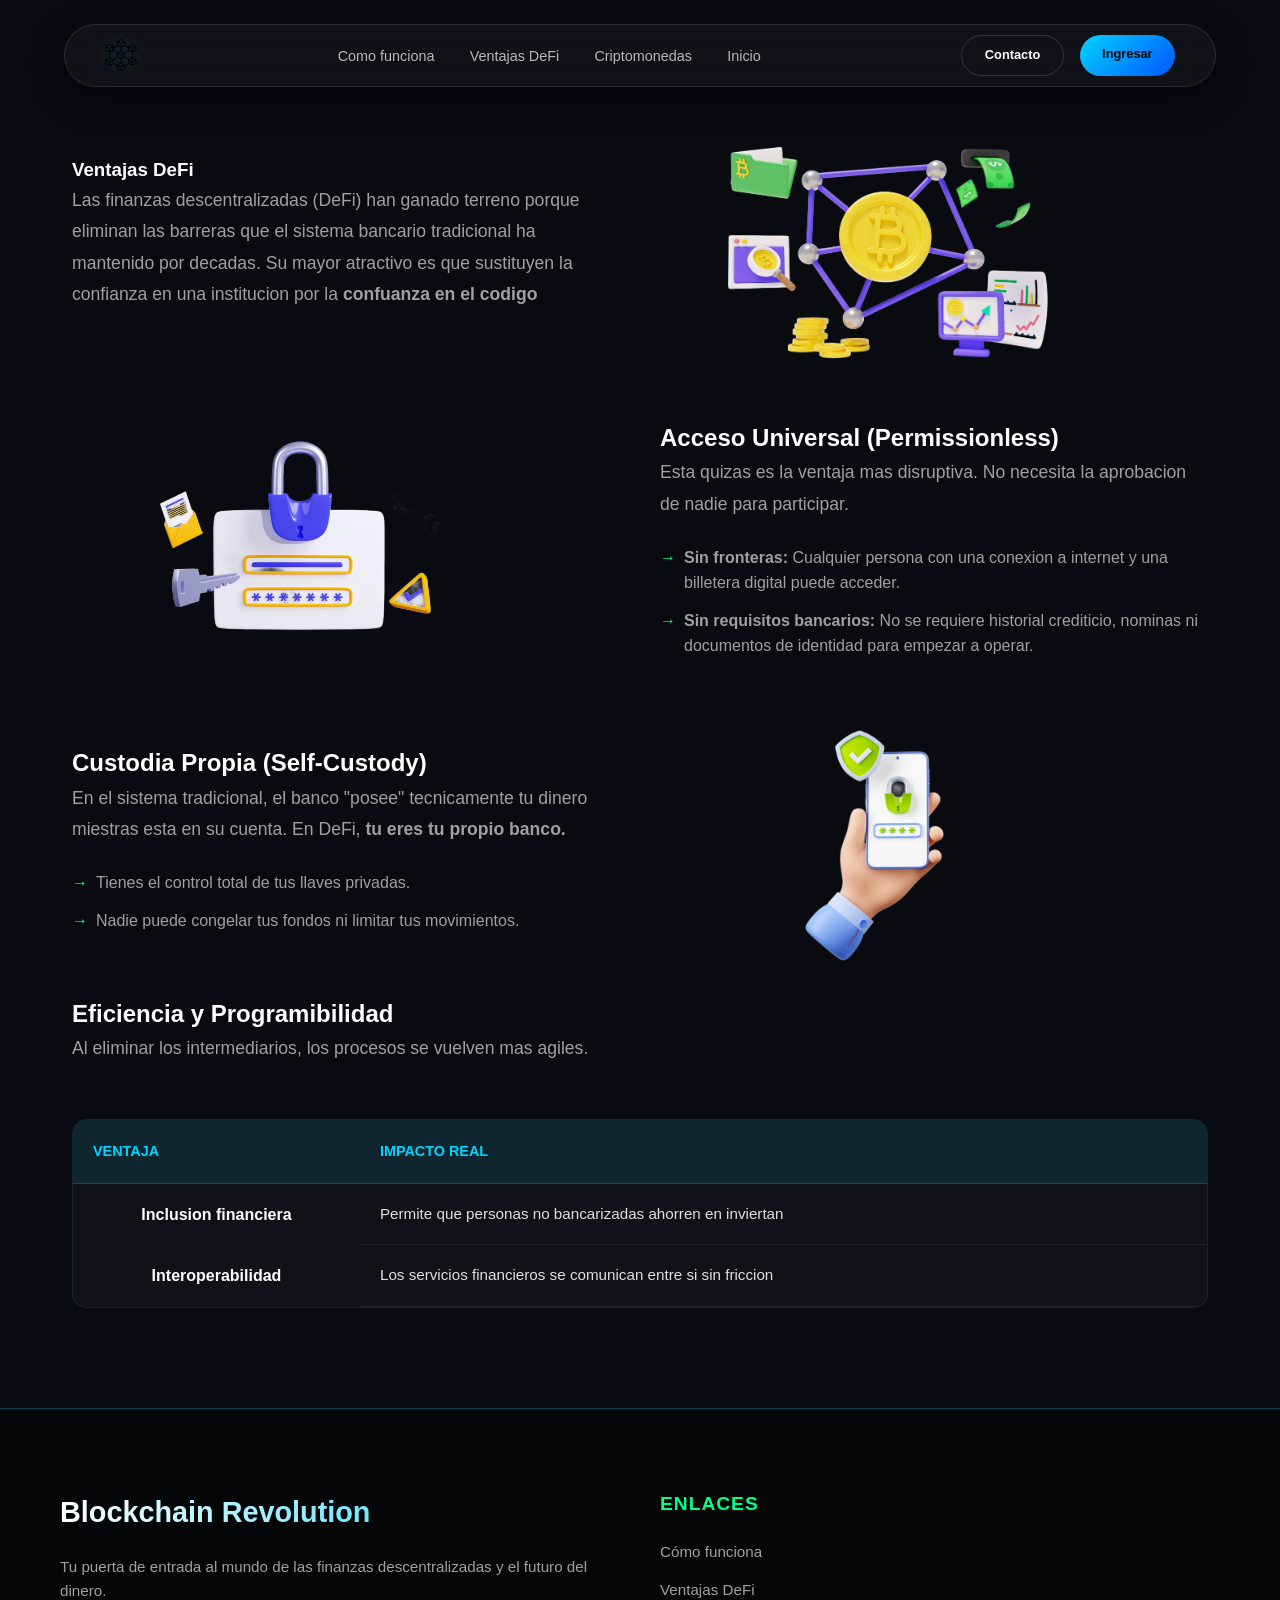
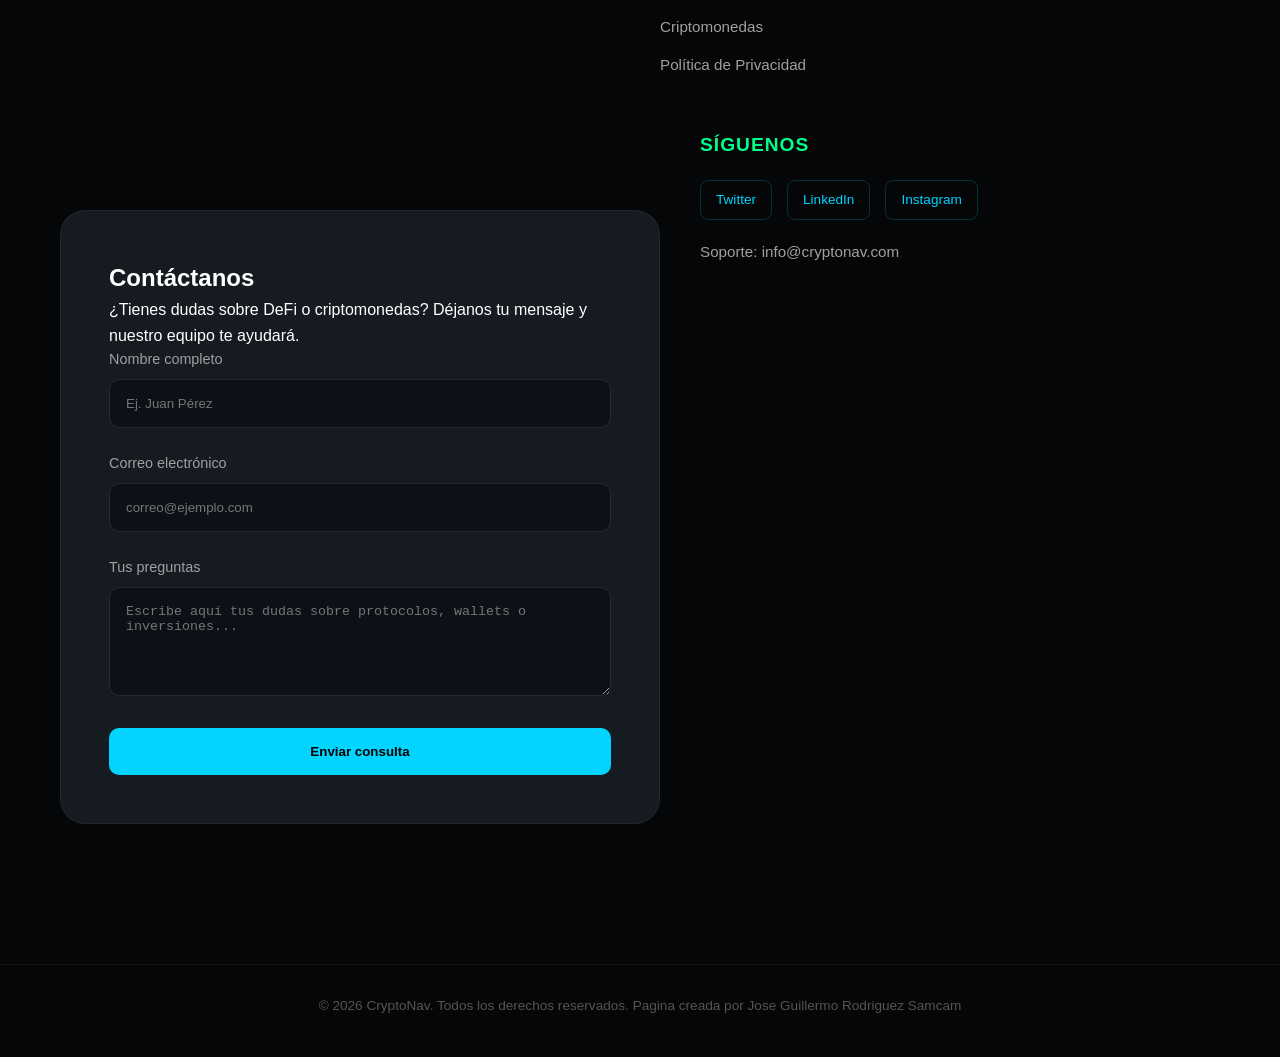
<file: Pages/Ventajas-defi.html>
<!DOCTYPE html>
<html lang="es">
<head>
    <meta charset="UTF-8">
    <meta name="viewport" content="width=device-width, initial-scale=1.0">
    <title>Blockchain Revolution</title>
    <link rel="stylesheet" href="/CSS/stylesheet.css">
</head>

<body>
    <nav class="navbar">
        <div class="navbar__logo">
            <a href="/index.html" class="navbar__logo-link">
                <img src="/images/blockchain_2152349.png" alt="navbar-logo" class="navbar__logo-img">
            </a>
        </div>

        <ul class="navbar__links">
            <li class="navbar__item"><a href="/Pages/Como-funciona.html" class="navbar__link">Como funciona</a></li>
            <li class="navbar__item"><a href="/Pages/Ventajas-defi.html" class="navbar__link">Ventajas DeFi</a></li>
            <li class="navbar__item"><a href="/Pages/Criptomonedas.html" class="navbar__link">Criptomonedas</a></li>
            <li class="navbar__item"><a href="/index.html" class="navbar__link">Inicio</a></li>
        </ul>
        <div class="navbar__actions">
            <a href="#contacto" class="navbar__button navbar__button--contact">Contacto</a>
            <a href="https://accounts.binance.com/es/login" class="navbar__button navbar__button--login">Ingresar</a>
        </div>
    </nav>

    <main class="main-page">
        <article class="edu-article">
            
            <section class="edu-section">
                <div class="edu-section__wrapper">
                    <div class="edu-section__text-column">
                        <h1 class="edu-section__title">Ventajas DeFi</h1>
                        <p class="edu-section__description">
                            Las finanzas descentralizadas (DeFi) han ganado terreno porque eliminan las barreras que el sistema bancario tradicional ha mantenido por decadas. Su mayor atractivo es que sustituyen la confianza en una institucion por la <strong>confuanza en el codigo</strong>
                        </p>
                    </div>
                    <div class="edu-section__image-column">
                        <img src="/images/defi vs trad.png" alt="DeFi vs Trad." class="edu-section__img">
                    </div>
                </div>
            </section>

            <section class="edu-section">
                <div class="edu-section__wrapper">
                    <div class="edu-section__text-column">
                        <h2 class="edu-section__subtitle">Acceso Universal (Permissionless)</h2>
                        <p class="edu-section__description">
                            Esta quizas es la ventaja mas disruptiva. No necesita la aprobacion de nadie para participar.
                        </p>
                        <ul class="edu-section__list">
                            <li class="edu-section__list-item">
                                <strong>Sin fronteras:</strong> Cualquier persona con una conexion a internet y una billetera digital puede acceder.
                            </li>
                            <li class="edu-section__list-item">
                                <strong>Sin requisitos bancarios:</strong> No se requiere historial crediticio, nominas ni documentos de identidad para empezar a operar.
                            </li>
                        </ul>
                    </div>
                    <div class="edu-section__image-column">
                        <img src="/images/Acceso universal.png" alt="acceso universal" class="edu-section__img">
                    </div>
                </div>
            </section>

            <section class="edu-section">
                <div class="edu-section__wrapper">
                    <div class="edu-section__text-column">
                        <h2 class="edu-section__subtitle">Custodia Propia (Self-Custody)</h2>
                        <p class="edu-section__description">
                            En el sistema tradicional, el banco "posee" tecnicamente tu dinero miestras esta en su cuenta. En DeFi, <strong>tu eres tu propio banco.</strong>
                        </p>
                        <ul class="edu-section__list">
                            <li class="edu-section__list-item">Tienes el control total de tus llaves privadas.</li>
                            <li class="edu-section__list-item">Nadie puede congelar tus fondos ni limitar tus movimientos.</li>
                        </ul>
                    </div>
                    <div class="edu-section__image-column">
                        <img src="/images/Custodia propia.png" alt="Custodia Propia" class="edu-section__img">
                    </div>
                </div>
            </section>

            <section class="edu-section">
                <div class="edu-section__wrapper">
                    <div class="edu-section__text-column">
                        <h2 class="edu-section__subtitle">Eficiencia y Programibilidad</h2>
                        <p class="edu-section__description">
                            Al eliminar los intermediarios, los procesos se vuelven mas agiles.
                        </p>

                        <table class="comparison-table">
                            <tr class="comparison-table__row">
                                <th class="comparison-table__header">Ventaja</th>
                                <th class="comparison-table__header">Impacto Real</th>
                            </tr>
                            <tr class="comparison-table__row">
                                <th class="comparison-table__cell-title">Inclusion financiera</th>
                                <td class="comparison-table__cell">Permite que personas no bancarizadas ahorren en inviertan</td>
                            </tr>
                            <tr class="comparison-table__row">
                                <th class="comparison-table__cell-title">Interoperabilidad</th>
                                <td class="comparison-table__cell">Los servicios financieros se comunican entre si sin friccion</td>
                            </tr>
                        </table>
                    </div>
                </div>
            </section>
        </article>
    </main>

    <footer class="footer">
        <div class="footer__container">
            <div class="footer__column">
                <h3 class="footer__title">Blockchain Revolution</h3>
                <p class="footer__text">Tu puerta de entrada al mundo de las finanzas descentralizadas y el futuro del dinero.</p>
            </div>

            <div class="footer__column">
                <h4 class="footer__subtitle">Enlaces</h4>
                <ul class="footer__list">
                    <li class="footer__item"><a href="#como-funciona" class="footer__link">Cómo funciona</a></li>
                    <li class="footer__item"><a href="#ventajas-defi" class="footer__link">Ventajas DeFi</a></li>
                    <li class="footer__item"><a href="#criptomonedas" class="footer__link">Criptomonedas</a></li>
                    <li class="footer__item"><a href="/privacidad" class="footer__link">Política de Privacidad</a></li>
                </ul>
            </div>

            <section class="contact-section" id="contacto">
                <div class="contact-section__container">
                    <h1 class="contact-section__title">Contáctanos</h1>
                    <p class="contact-section__description">¿Tienes dudas sobre DeFi o criptomonedas? Déjanos tu mensaje y nuestro equipo te ayudará.</p>
    
                    <form action="#" method="POST" class="contact-form">
                        <div class="contact-form__group">
                            <label for="nombre" class="contact-form__label">Nombre completo</label>
                            <input type="text" id="nombre" name="nombre" placeholder="Ej. Juan Pérez" class="contact-form__input" required>
                        </div>
    
                        <div class="contact-form__group">
                            <label for="email" class="contact-form__label">Correo electrónico</label>
                            <input type="email" id="email" name="email" placeholder="correo@ejemplo.com" class="contact-form__input" required>
                        </div>
    
                        <div class="contact-form__group">
                            <label for="mensaje" class="contact-form__label">Tus preguntas</label>
                            <textarea id="mensaje" name="mensaje" rows="5" placeholder="Escribe aquí tus dudas sobre protocolos, wallets o inversiones..." class="contact-form__textarea" required></textarea>
                        </div>
    
                        <button type="submit" class="contact-form__btn">Enviar consulta</button>
                    </form>
                </div>
            </section>

            <div class="footer__column">
                <h4 class="footer__subtitle">Síguenos</h4>
                <div class="footer__social">
                    <a href="https://twitter.com" target="_blank" class="footer__social-link">Twitter</a>
                    <a href="https://linkedin.com" target="_blank" class="footer__social-link">LinkedIn</a>
                    <a href="https://instagram.com" target="_blank" class="footer__social-link">Instagram</a>
                </div>
                <p class="footer__contact-info">Soporte: info@cryptonav.com</p>
            </div>
        </div>

        <div class="footer__bottom">
            <p class="footer__copy">&copy; 2026 CryptoNav. Todos los derechos reservados. Pagina creada por Jose Guillermo Rodriguez Samcam</p>
        </div>
    </footer>
</body>
</html>
</file>
<file: CSS/stylesheet.css>
/* ==========================================================================
   CONFIGURACIÓN DE VARIABLES (Custom Properties)
   ========================================================================== */
   :root {
    /* Colores */
    --primary-color: #00d4ff;
    --primary-variant: #0055ff;
    --secondary-color: #6e40ff;
    --bg-dark: #0a0b10;
    --bg-card: #161b22;
    --bg-input: #0d1117;
    --text-main: #ffffff;
    --text-muted: #a0a0a0;
    --success: #00ff88;
    
    /* Espaciados y Bordes */
    --container-padding: 5%;
    --section-padding: 80px 0;
    --border-radius: 12px;
    --transition: all 0.3s ease;
}

/* ==========================================================================
   RESET Y ESTILOS BASE
   ========================================================================== */
* {
    margin: 0;
    padding: 0;
    box-sizing: border-box;
}

html {
    scroll-behavior: smooth;
}

body {
    font-family: 'Inter', -apple-system, BlinkMacSystemFont, 'Segoe UI', Roboto, sans-serif;
    background-color: var(--bg-dark);
    color: var(--text-main);
    line-height: 1.6;
    overflow-x: hidden;
}

img {
    max-width: 100%;
    height: auto;
    display: block;
}

button, .navbar__button {
    cursor: pointer;
    font-family: inherit;
    transition: var(--transition);
}

/* ==========================================================================
   NAVEGACIÓN (Navbar) - AJUSTE DE LOGO Y DIMENSIONES
   ========================================================================== */
.navbar {
    display: flex;
    flex-wrap: wrap; 
    justify-content: space-between;
    align-items: center;
    
    /* Navbar Flotante */
    margin: 1rem 5%; 
    padding: 0.6rem 2.5rem; /* Padding reducido para hacerlo más delgado */
    border-radius: 100px; /* Bordes totalmente circulares */
    
    /* Glassmorphism */
    background: rgba(255, 255, 255, 0.03);
    backdrop-filter: blur(15px);
    -webkit-backdrop-filter: blur(15px);
    border: 1px solid rgba(255, 255, 255, 0.1);
    box-shadow: 0 10px 30px rgba(0, 0, 0, 0.5);
    
    position: sticky;
    top: 1.5rem;
    z-index: 1000;
    gap: 1.5rem;
    transition: all 0.4s ease;
}

/* ==========================================================================
   LOGO - TAMAÑO PROFESIONAL
   ========================================================================== */
.navbar__logo {
    display: flex;
    align-items: center;
    flex: 0 0 auto;
    transition: transform 0.4s cubic-bezier(0.175, 0.885, 0.32, 1.275);
}

.navbar__logo img {
    height: 32px; /* Tamaño de logo estándar: más discreto y elegante */
    width: auto;
    filter: drop-shadow(0 0 5px rgba(0, 212, 255, 0.2)); /* Brillo sutil */
}

.navbar__logo:hover {
    transform: scale(1.05) rotate(-3deg);
}

/* ==========================================================================
   LINKS (Manteniendo la interactividad previa)
   ========================================================================== */
.navbar__links {
    display: flex;
    list-style: none;
    gap: 2.2rem;
    flex: 1 1 auto;
    justify-content: center;
}

.navbar__link {
    text-decoration: none;
    color: rgba(255, 255, 255, 0.7);
    font-weight: 500;
    font-size: 0.9rem;
    padding: 6px 0;
    position: relative;
    transition: all 0.3s ease;
}

.navbar__link:hover {
    color: var(--primary-color);
    text-shadow: 0 0 15px rgba(0, 212, 255, 0.5);
}

.navbar__link::after {
    content: '';
    position: absolute;
    width: 100%;
    height: 2px;
    bottom: -2px;
    left: 0;
    background: linear-gradient(90deg, transparent, var(--primary-color), transparent);
    transform: scaleX(0);
    transition: transform 0.4s ease;
}

.navbar__link:hover::after {
    transform: scaleX(1);
}

/* ==========================================================================
   BOTONES (Sin decoración y con el mismo estilo)
   ========================================================================== */
.navbar__actions {
    display: flex;
    gap: 1rem;
    flex: 0 1 auto;
}

.navbar__button {
    text-decoration: none !important;
    padding: 0.6rem 1.4rem;
    border-radius: 50px;
    font-size: 0.8rem;
    font-weight: 700;
    transition: all 0.3s ease;
}

.navbar__button--contact {
    color: #fff;
    border: 1px solid rgba(255, 255, 255, 0.15);
}

.navbar__button--login {
    background: linear-gradient(135deg, var(--primary-color), var(--primary-variant));
    color: #000;
    border: none;
}

.navbar__button--login:hover {
    transform: translateY(-2px);
    box-shadow: 0 5px 20px rgba(0, 212, 255, 0.4);
}

/* ==========================================================================
   DEFINICIÓN DE LA ANIMACIÓN (Keyframes)
   ========================================================================== */
@keyframes fadeInUp {
    from {
        opacity: 0;
        transform: translateY(40px); /* Empieza 40px más abajo */
        filter: blur(5px);           /* Un ligero desenfoque inicial */
    }
    to {
        opacity: 1;
        transform: translateY(0);    /* Llega a su posición original */
        filter: blur(0);
    }
}
/* ==========================================================================
   HERO SECTION - ESTRUCTURA DE CENTRADO
   ========================================================================== */
.hero {
    min-height: 80vh;
    display: flex;
    justify-content: center; /* Centra el hero__content horizontalmente */
    align-items: center;     /* Centra el hero__content verticalmente */
    padding: 2rem var(--container-padding);
    background: radial-gradient(circle at center, rgba(0, 212, 255, 0.05) 0%, transparent 70%);
}

.hero__content {
    /* Este es el div que querías centrar */
    max-width: 800px;
    width: 100%;
    display: flex;
    flex-direction: column;
    align-items: center;    /* Centra el título, texto y botones internamente */
    text-align: center;
    gap: 2rem;

    /* APLICACIÓN DEL EFECTO DE BARRIDO */
    animation: fadeInUp 1s ease-out forwards;
}

/* ==========================================================================
   TEXTOS
   ========================================================================== */
.hero__title {
    font-size: clamp(2rem, 5vw, 3.5rem);
    font-weight: 800;
    line-height: 1.2;
    color: #fff;
    text-shadow: 0 0 20px rgba(0, 212, 255, 0.3);
}

.hero__text {
    font-size: 1.1rem;
    color: var(--text-muted);
    max-width: 550px;
    line-height: 1.6;
}

/* ==========================================================================
   BOTONES CON GLASSMORPHISM Y HOVER INTERACTIVO
   ========================================================================== */
.hero__buttons {
    display: flex;
    gap: 1.5rem;
    flex-wrap: wrap;
    justify-content: center;
}

.hero__btn {
    text-decoration: none;
    padding: 0.8rem 2rem;
    border-radius: 12px; /* Un poco menos redondeado para look moderno */
    font-size: 0.9rem;
    font-weight: 700;
    text-transform: uppercase;
    letter-spacing: 1px;
    cursor: pointer;
    transition: all 0.4s cubic-bezier(0.165, 0.84, 0.44, 1);
    
    /* Base Glassmorphism para ambos */
    backdrop-filter: blur(8px);
    -webkit-backdrop-filter: blur(8px);
    display: inline-block;
    border: 1px solid rgba(255, 255, 255, 0.1);
}

/* Botón EXPLORE (Cian Glass) */
.hero__btn--explore {
    background: rgba(0, 212, 255, 0.1);
    color: var(--primary-color);
    box-shadow: 0 4px 15px rgba(0, 0, 0, 0.2);
}

.hero__btn--explore:hover {
    background: rgba(0, 212, 255, 0.2);
    border-color: var(--primary-color);
    transform: translateY(-5px);
    box-shadow: 0 8px 25px rgba(0, 212, 255, 0.4);
    color: #fff;
}

/* Botón CONTACT (White Glass) */
.hero__btn--contact {
    background: rgba(255, 255, 255, 0.05);
    color: #fff;
}

.hero__btn--contact:hover {
    background: rgba(255, 255, 255, 0.15);
    border-color: rgba(255, 255, 255, 0.5);
    transform: translateY(-5px);
    box-shadow: 0 8px 25px rgba(255, 255, 255, 0.1);
}

/* Micro-interacción al presionar */
.hero__btn:active {
    transform: translateY(-2px) scale(0.98);
}

/* ==========================================================================
   INFO SECTION - BASE Y CENTRADO
   ========================================================================== */
.info-section {
    padding: var(--section-padding);
    background-color: rgba(255, 255, 255, 0.02);
    text-align: center;
    display: flex;
    justify-content: center;
    align-items: center;
    overflow: hidden;
}

.info-section__container {
    max-width: 1200px;
    width: 100%;
    padding: 3rem;
    border-radius: 24px;
    background: rgba(255, 255, 255, 0.01);
    border: 1px solid rgba(255, 255, 255, 0.05);
    /* AGREGADO: Transición para el contenedor */
    transition: all 0.5s cubic-bezier(0.4, 0, 0.2, 1);
}

/* AGREGADO: Interacción al pasar el mouse por la sección */
.info-section__container:hover {
    background: rgba(255, 255, 255, 0.03);
    border-color: rgba(0, 212, 255, 0.3);
    box-shadow: 0 20px 40px rgba(0, 0, 0, 0.4), 
                inset 0 0 20px rgba(0, 212, 255, 0.05);
    transform: translateY(-5px);
}

/* ==========================================================================
   CONTENIDO E INTERACCIONES DE TEXTO
   ========================================================================== */
.info-section__title {
    font-size: 2.5rem;
    margin-bottom: 1rem;
    transition: transform 0.4s ease; /* AGREGADO */
}

/* AGREGADO: El título resalta al hacer hover en el contenedor */
.info-section__container:hover .info-section__title {
    color: var(--primary-color);
    transform: scale(1.02);
}

.info-section__description {
    max-width: 600px;
    margin: 0 auto 2rem;
    color: var(--text-muted);
    transition: color 0.4s ease; /* AGREGADO */
}

.info-section__container:hover .info-section__description {
    color: var(--text-main);
}

/* ==========================================================================
   BOTONES - INTERACCIÓN AVANZADA (AGREGADO)
   ========================================================================== */
.info-section__btn {
    padding: 0.8rem 2rem;
    margin: 0 0.5rem;
    border-radius: var(--border-radius);
    border: 1px solid var(--primary-color);
    background: transparent;
    color: var(--primary-color);
    font-weight: 600;
    cursor: pointer;
    position: relative;
    z-index: 1;
    overflow: hidden;
    transition: all 0.3s ease; /* AGREGADO */
}

/* Botón APRENDER - Efecto de borde iluminado */
.info-section__btn--learn:hover {
    box-shadow: 0 0 15px rgba(0, 212, 255, 0.4);
    background: rgba(0, 212, 255, 0.1);
    transform: translateY(-2px);
}

/* Botón COMENZAR - Efecto de pulso y brillo */
.info-section__btn--start {
    background: var(--primary-color);
    color: #000;
}

.info-section__btn--start:hover {
    background: var(--primary-variant);
    color: #fff;
    transform: translateY(-2px) scale(1.05);
    box-shadow: 0 10px 20px rgba(0, 85, 255, 0.3);
}

/* AGREGADO: Micro-interacción de clic para ambos botones */
.info-section__btn:active {
    transform: scale(0.95);
}

/* ==========================================================================
   ANIMACIÓN DE REBOTE (Solo esta definición es nueva)
   ========================================================================== */
@keyframes float {
    0% { transform: translateY(0px); }
    50% { transform: translateY(-15px); }
    100% { transform: translateY(0px); }
}

/* ==========================================================================
   FILAS DE CONTENIDO (Layout Alternado)
   ========================================================================== */
.row-section {
    padding: var(--section-padding);
}

.row-section__wrapper {
    display: grid;
    grid-template-columns: 1fr 1fr;
    gap: 4rem;
    align-items: center;
    max-width: 1200px;
    margin: 0 auto;
    padding: 0 var(--container-padding);
}

.row-section--reversed .row-section__wrapper {
    direction: rtl;
}

.row-section--reversed .row-section__text-column {
    direction: ltr;
}

.row-section__title {
    font-size: 2.2rem;
    margin-bottom: 1.5rem;
    transition: color 0.3s ease; /* AGREGADO */
}

/* AGREGADO: Interacción de título al pasar por la fila */
.row-section__wrapper:hover .row-section__title {
    color: var(--primary-color);
}

.row-section__subtitle {
    margin-top: 2rem;
    color: var(--primary-color);
}

.row-section__description {
    color: var(--text-muted);
    margin-bottom: 2rem;
}

.row-section__btn {
    padding: 0.8rem 1.8rem;
    border-radius: var(--border-radius);
    background: rgba(255,255,255,0.05);
    color: #fff;
    border: 1px solid rgba(255,255,255,0.1);
    margin-right: 1rem;
    transition: all 0.3s ease; /* AGREGADO */
}

/* AGREGADO: Interacción de botones */
.row-section__btn:hover {
    transform: translateY(-3px);
    border-color: var(--primary-color);
    box-shadow: 0 5px 15px rgba(0, 212, 255, 0.2);
}

.row-section__btn:active {
    transform: scale(0.95);
}

.row-section__img {
    border-radius: var(--border-radius);
    filter: drop-shadow(0 0 30px rgba(0, 212, 255, 0.1));
    animation: float 4s ease-in-out infinite; /* AGREGADO: Rebote infinito */
    transition: filter 0.3s ease; /* AGREGADO */
}

/* AGREGADO: Interacción de imagen */
.row-section__img:hover {
    filter: drop-shadow(0 0 40px rgba(0, 212, 255, 0.4));
    animation-play-state: paused;
}

/* ==========================================================================
    Crypto card section
   ========================================================================== */

.crypto-section {
    padding: var(--section-padding);
    background: #000;
}

.crypto-section__title {
    text-align: center;
    font-size: 2.5rem;
    margin-bottom: 4rem;
}

.crypto-carousel__track {
    display: grid;
    grid-template-columns: repeat(auto-fit, minmax(280px, 1fr));
    gap: 2rem;
    max-width: 1200px;
    margin: 0 auto;
    padding: 0 var(--container-padding);
}

.crypto-card {
    background: var(--bg-card);
    padding: 2rem;
    border-radius: 20px;
    border: 1px solid rgba(255,255,255,0.05);
    transition: var(--transition);
}

.crypto-card:hover {
    transform: translateY(-10px);
    border-color: var(--primary-color);
    box-shadow: 0 10px 30px rgba(0,0,0,0.5);
}

.crypto-card__header {
    display: flex;
    align-items: center;
    gap: 1rem;
    margin-bottom: 1.5rem;
}

.crypto-card__icon {
    width: 48px;
    height: 48px;
}

.crypto-card__name {
    display: block;
    font-weight: 700;
    font-size: 1.1rem;
}

.crypto-card__symbol {
    color: var(--text-muted);
    font-size: 0.85rem;
}

.crypto-card__price {
    font-size: 1.8rem;
    font-weight: 800;
    margin-bottom: 1.5rem;
    color: var(--success);
}

.crypto-card__actions {
    display: grid;
    grid-template-columns: 1fr 1fr;
    gap: 0.8rem;
}
/* ==========================================================================
   BOTONES - INTERACTIVIDAD AVANZADA (HOVER Y CLICK)
   ========================================================================== */
.crypto-card__buttons {
    display: flex;
    gap: 1rem;
    width: 100%;
    margin-top: 1.5rem;
}

/* Estilo Base de Botones */
.crypto-card__btn {
    flex: 1;
    padding: 0.8rem;
    border-radius: 12px;
    font-weight: 700;
    border: none;
    cursor: pointer;
    text-align: center;
    transition: all 0.3s cubic-bezier(0.4, 0, 0.2, 1); /* Transición suave */
}

/* BOTÓN COMPRAR (Verde Neón) */
.crypto-card__btn--buy {
    background-color: #00ff88; /* El verde brillante de tu imagen */
    color: #000;
}

/* AGREGADO: Efecto Hover (Resplandor neón) */
.crypto-card__btn--buy:hover {
    transform: translateY(-3px);
    box-shadow: 0 0 20px rgba(0, 255, 136, 0.6); /* Brillo neón externo */
    filter: brightness(1.1);
}

/* AGREGADO: Efecto Click (Presión) */
.crypto-card__btn--buy:active {
    transform: scale(0.92); /* Se encoge al presionar */
    box-shadow: 0 0 5px rgba(0, 255, 136, 0.8);
}

/* BOTÓN TRADEA (Gris Oscuro) */
.crypto-card__btn--trade {
    background-color: #2a2e35;
    color: #fff;
}

/* AGREGADO: Efecto Hover para Tradea */
.crypto-card__btn--trade:hover {
    background-color: #383d46;
    transform: translateY(-3px);
}

/* AGREGADO: Efecto Click para Tradea */
.crypto-card__btn--trade:active {
    transform: scale(0.92);
}
/* ==========================================================================
   CONTACT SECTION
   ========================================================================== */
.contact-section {
    padding: var(--section-padding);
}

.contact-section__container {
    max-width: 600px;
    margin: 0 auto;
    background: var(--bg-card);
    padding: 3rem;
    border-radius: 25px;
    border: 1px solid rgba(255,255,255,0.05);
}

.contact-form__group {
    margin-bottom: 1.5rem;
}

.contact-form__label {
    display: block;
    margin-bottom: 0.5rem;
    font-size: 0.9rem;
    color: var(--text-muted);
}

.contact-form__input, .contact-form__textarea {
    width: 100%;
    padding: 1rem;
    background: var(--bg-input);
    border: 1px solid rgba(255,255,255,0.1);
    border-radius: 10px;
    color: #fff;
    outline: none;
}

.contact-form__input:focus, .contact-form__textarea:focus {
    border-color: var(--primary-color);
}

.contact-form__btn {
    width: 100%;
    padding: 1rem;
    background: var(--primary-color);
    color: #000;
    border: none;
    border-radius: 10px;
    font-weight: 700;
}

/* ==========================================================================
   ARTÍCULO Y TEXTOS (ESTILO UNIFICADO INDEX)
   ========================================================================== */
.article-container {
    display: flex;
    flex-direction: column;
    gap: 100px; /* Volvemos al espacio original para que respire mejor */
    padding: 60px 0;
}

.edu-section__description {
    font-size: 1.1rem; /* Tamaño estándar del Index para mejor lectura */
    color: #a0a0a0;   /* Gris suave del diseño original */
    line-height: 1.8;  /* Más espacio entre líneas para elegancia */
    margin-bottom: 1.5rem;
}

.edu-section__list {
    list-style: none;
    padding: 0;
}

.edu-section__list-item {
    font-size: 1rem;
    color: #a0a0a0;
    margin-bottom: 12px;
    padding-left: 1.5rem;
    position: relative;
}

/* Bullet neón para que combine */
.edu-section__list-item::before {
    content: "→";
    position: absolute;
    left: 0;
    color: #00ff88;
    font-weight: bold;
}

/* ==========================================================================
   SECCIÓN EDUCATIVA - ORDEN INTERCALADO Y FLEX
   ========================================================================== */
.edu-section__wrapper {
    display: flex;
    align-items: center;
    justify-content: space-between;
    max-width: 1200px;
    margin: 0 auto;
    padding: 0 2rem;
    gap: 60px;
}

/* Intercalado automático para todas las secciones */
.edu-section:nth-child(even) .edu-section__wrapper {
    flex-direction: row-reverse;
}

/* Forzar Imagen a la izquierda y Tabla a la derecha específicamente */
.edu-section:has(.comparison-table) .edu-section__wrapper {
    flex-direction: row-reverse !important; 
}

.edu-section__text-column, 
.edu-section__image-column {
    flex: 1;
}

/* ==========================================================================
   TABLAS - ESTILO PRO
   ========================================================================== */
.comparison-table {
    width: 100%;
    border-collapse: separate;
    border-spacing: 0;
    margin-top: 30px;
    background: rgba(255, 255, 255, 0.03);
    border-radius: 15px;
    overflow: hidden;
    border: 1px solid rgba(0, 212, 255, 0.1);
}

.comparison-table__header {
    background: rgba(0, 212, 255, 0.1);
    color: #00d4ff;
    padding: 20px;
    text-align: left;
    font-weight: bold;
    text-transform: uppercase;
    font-size: 0.9rem;
    border-bottom: 1px solid rgba(0, 212, 255, 0.2);
}

.comparison-table__cell {
    padding: 18px 20px;
    color: #e0e0e0;
    border-bottom: 1px solid rgba(255, 255, 255, 0.05);
    font-size: 0.95rem;
}

.comparison-table__row:hover .comparison-table__cell {
    background: rgba(0, 212, 255, 0.05);
    color: #00ff88;
}

/* ==========================================================================
   CONTENEDOR PRINCIPAL - FLEXBOX RESPONSIVE
   ========================================================================== */
.article-container {
    display: flex;
    flex-direction: column;
    gap: 80px;
    padding: 40px 5%; /* Margen lateral flexible */
    max-width: 1200px;
    margin: 0 auto;
}

/* ==========================================================================
   SECCIÓN EDUCATIVA - DISEÑO FLEX E INTERCALADO
   ========================================================================== */
.edu-section__wrapper {
    display: flex;
    align-items: center;
    justify-content: center;
    gap: 40px;
    flex-wrap: wrap; /* Permite que el contenido baje en pantallas pequeñas */
}

/* Intercalado automático */
.edu-section:nth-child(even) .edu-section__wrapper {
    flex-direction: row-reverse;
}

/* En la sección de la tabla, forzamos imagen a la izquierda */
.edu-section:has(.comparison-table) .edu-section__wrapper {
    flex-direction: row-reverse !important; 
}

.edu-section__text-column, 
.edu-section__image-column {
    flex: 1;
    min-width: 300px; /* Asegura que el texto y la imagen tengan espacio */
    display: flex;
    flex-direction: column;
    justify-content: center;
}

/* ==========================================================================
   IMÁGENES - TRANSPARENTES Y RESPONSIVAS
   ========================================================================== */
.edu-section__img {
    /* Ajuste de tamaño flexible */
    width: 100%;
    max-width: 450px;
    height: auto;
    aspect-ratio: 3 / 2;
    
    /* Imagen completa y sin fondo */
    object-fit: contain;
    background: transparent !important; /* Fuerza la transparencia total */
    border: none !important;           /* Elimina cualquier borde residual */
    
    /* Animación de levitación */
    animation: float 5s ease-in-out infinite;
    transition: transform 0.4s ease, filter 0.4s ease;
}

.edu-section__img:hover {
    transform: scale(1.05);
    /* Resplandor externo para que destaque sobre el fondo oscuro */
    filter: drop-shadow(0 0 20px rgba(0, 212, 255, 0.4));
}

/* ==========================================================================
   ANIMACIÓN DE FLOTADO
   ========================================================================== */
@keyframes float {
    0%, 100% { transform: translateY(0); }
    50% { transform: translateY(-15px); }
}

/* ==========================================================================
   FOOTER - ESTILO GLOBAL Y RESPONSIVE
   ========================================================================== */
.footer {
    background: #050608; /* Fondo oscuro profundo */
    padding: 80px 0 40px;
    border-top: 1px solid rgba(0, 212, 255, 0.3); /* Línea neón sutil */
    margin-top: 100px;
    width: 100%;
}

.footer__container {
    max-width: 1200px;
    margin: 0 auto;
    display: flex;
    justify-content: space-around;
    flex-wrap: wrap; /* Permite que las columnas bajen en móvil */
    gap: 40px;
    padding: 0 20px;
}

.footer__column {
    flex: 1;
    min-width: 250px; /* Evita que las columnas sean muy delgadas */
}

/* Títulos con Degradado */
.footer__title {
    font-size: 1.8rem;
    font-weight: 800;
    margin-bottom: 20px;
    background: linear-gradient(90deg, #ffffff, #00d4ff);
    -webkit-background-clip: text;
    background-clip: text;
    -webkit-text-fill-color: transparent;
}

.footer__subtitle {
    color: #00ff88; /* Verde Neón */
    font-size: 1.2rem;
    margin-bottom: 20px;
    text-transform: uppercase;
    letter-spacing: 1px;
}

/* Textos y Enlaces */
.footer__text, 
.footer__contact-info {
    color: #a0a0a0;
    line-height: 1.6;
    font-size: 0.95rem;
}

.footer__list {
    list-style: none;
    padding: 0;
}

.footer__item {
    margin-bottom: 12px;
}

.footer__link {
    text-decoration: none;
    color: #a0a0a0;
    transition: all 0.3s ease;
    font-size: 0.95rem;
}

.footer__link:hover {
    color: #00d4ff; /* Cian al pasar el mouse */
    padding-left: 10px; /* Efecto de desplazamiento */
}

/* Redes Sociales - Estilo Botón Neón */
.footer__social {
    display: flex;
    gap: 15px;
    margin-bottom: 20px;
}

.footer__social-link {
    text-decoration: none;
    color: #00d4ff;
    font-size: 0.85rem;
    padding: 8px 15px;
    border: 1px solid rgba(0, 212, 255, 0.2);
    border-radius: 8px;
    transition: all 0.4s ease;
}

.footer__social-link:hover {
    background: rgba(0, 212, 255, 0.1);
    box-shadow: 0 0 15px rgba(0, 212, 255, 0.5);
    transform: translateY(-3px);
    color: #fff;
}

/* Parte Inferior (Copyright) */
.footer__bottom {
    text-align: center;
    margin-top: 60px;
    padding-top: 30px;
    border-top: 1px solid rgba(255, 255, 255, 0.05);
}

.footer__copy {
    color: #555;
    font-size: 0.85rem;
}

/* AJUSTE PARA MÓVILES */
@media (max-width: 768px) {
    .footer__container {
        flex-direction: column;
        text-align: center;
    }
    
    .footer__social {
        justify-content: center;
    }
    
    .footer__link:hover {
        padding-left: 0; /* Quitamos el desplazamiento en móvil para no romper el centro */
    }
}
</file>
